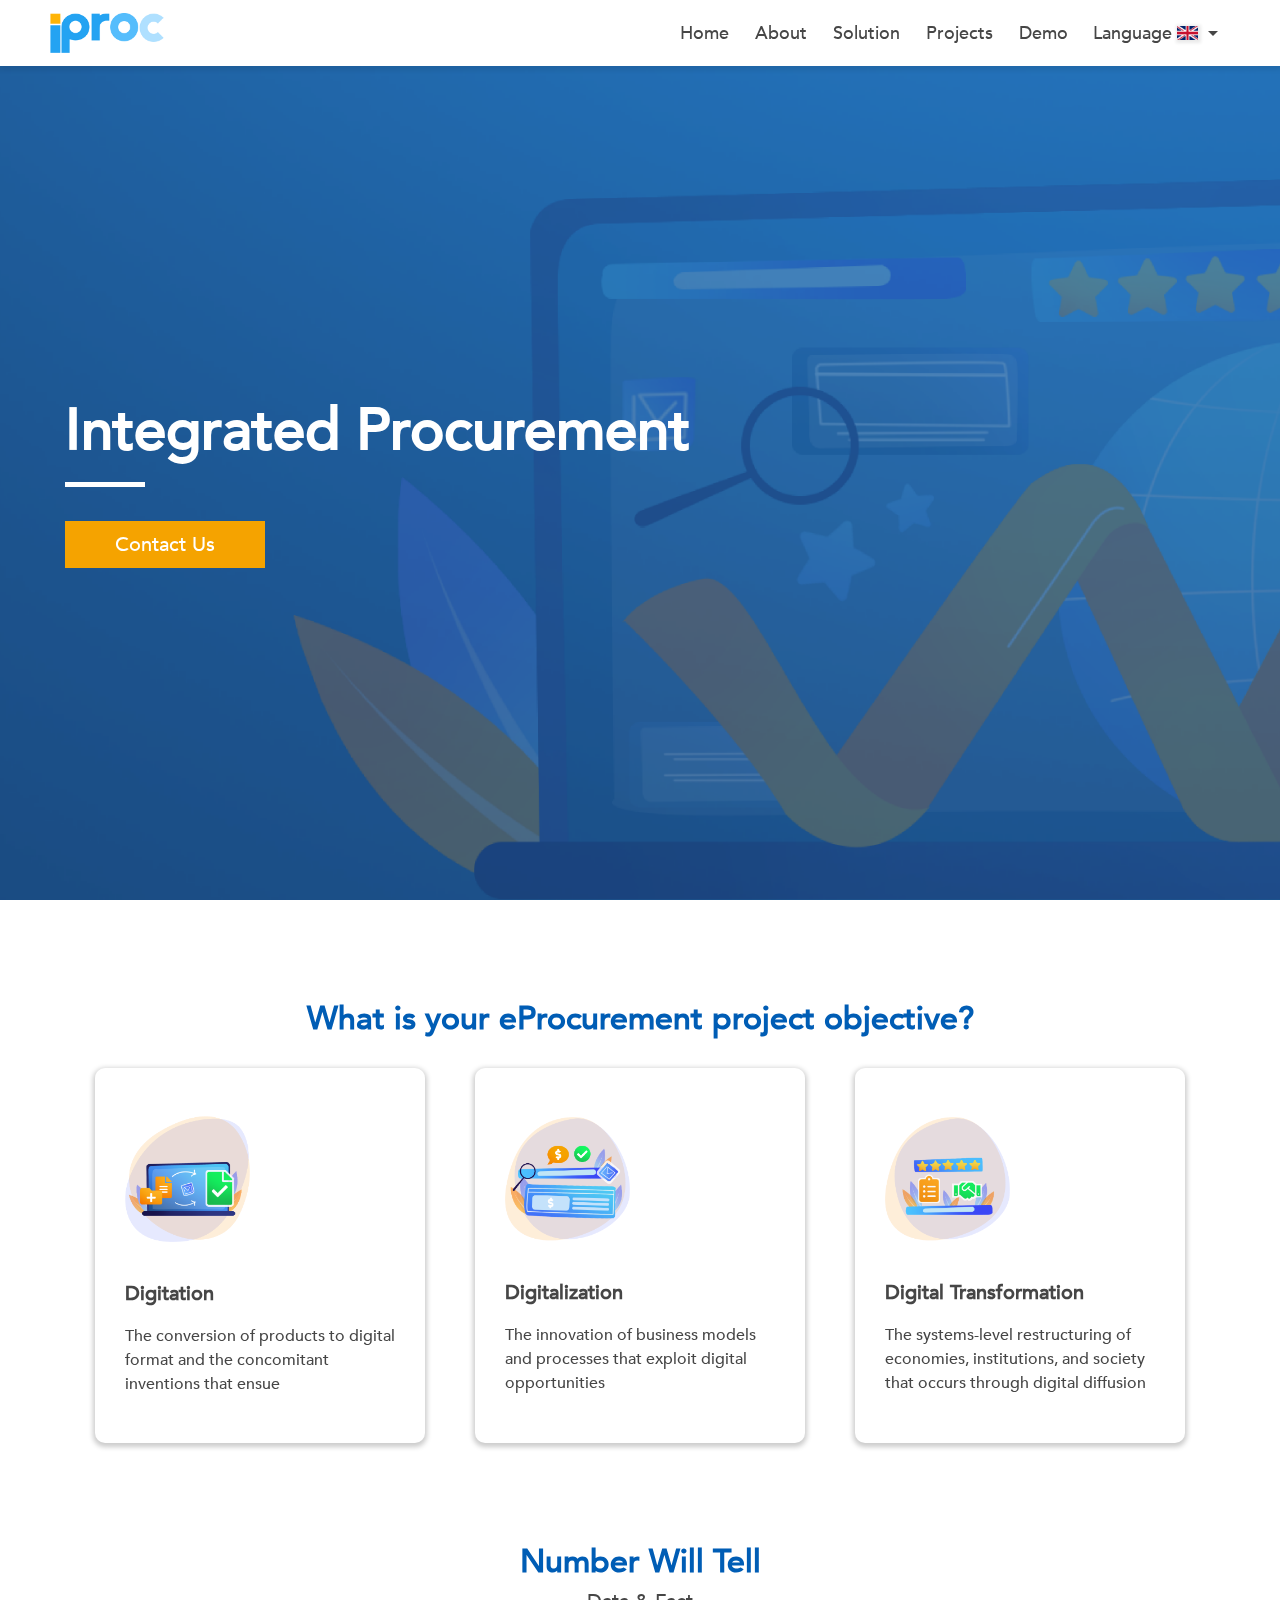
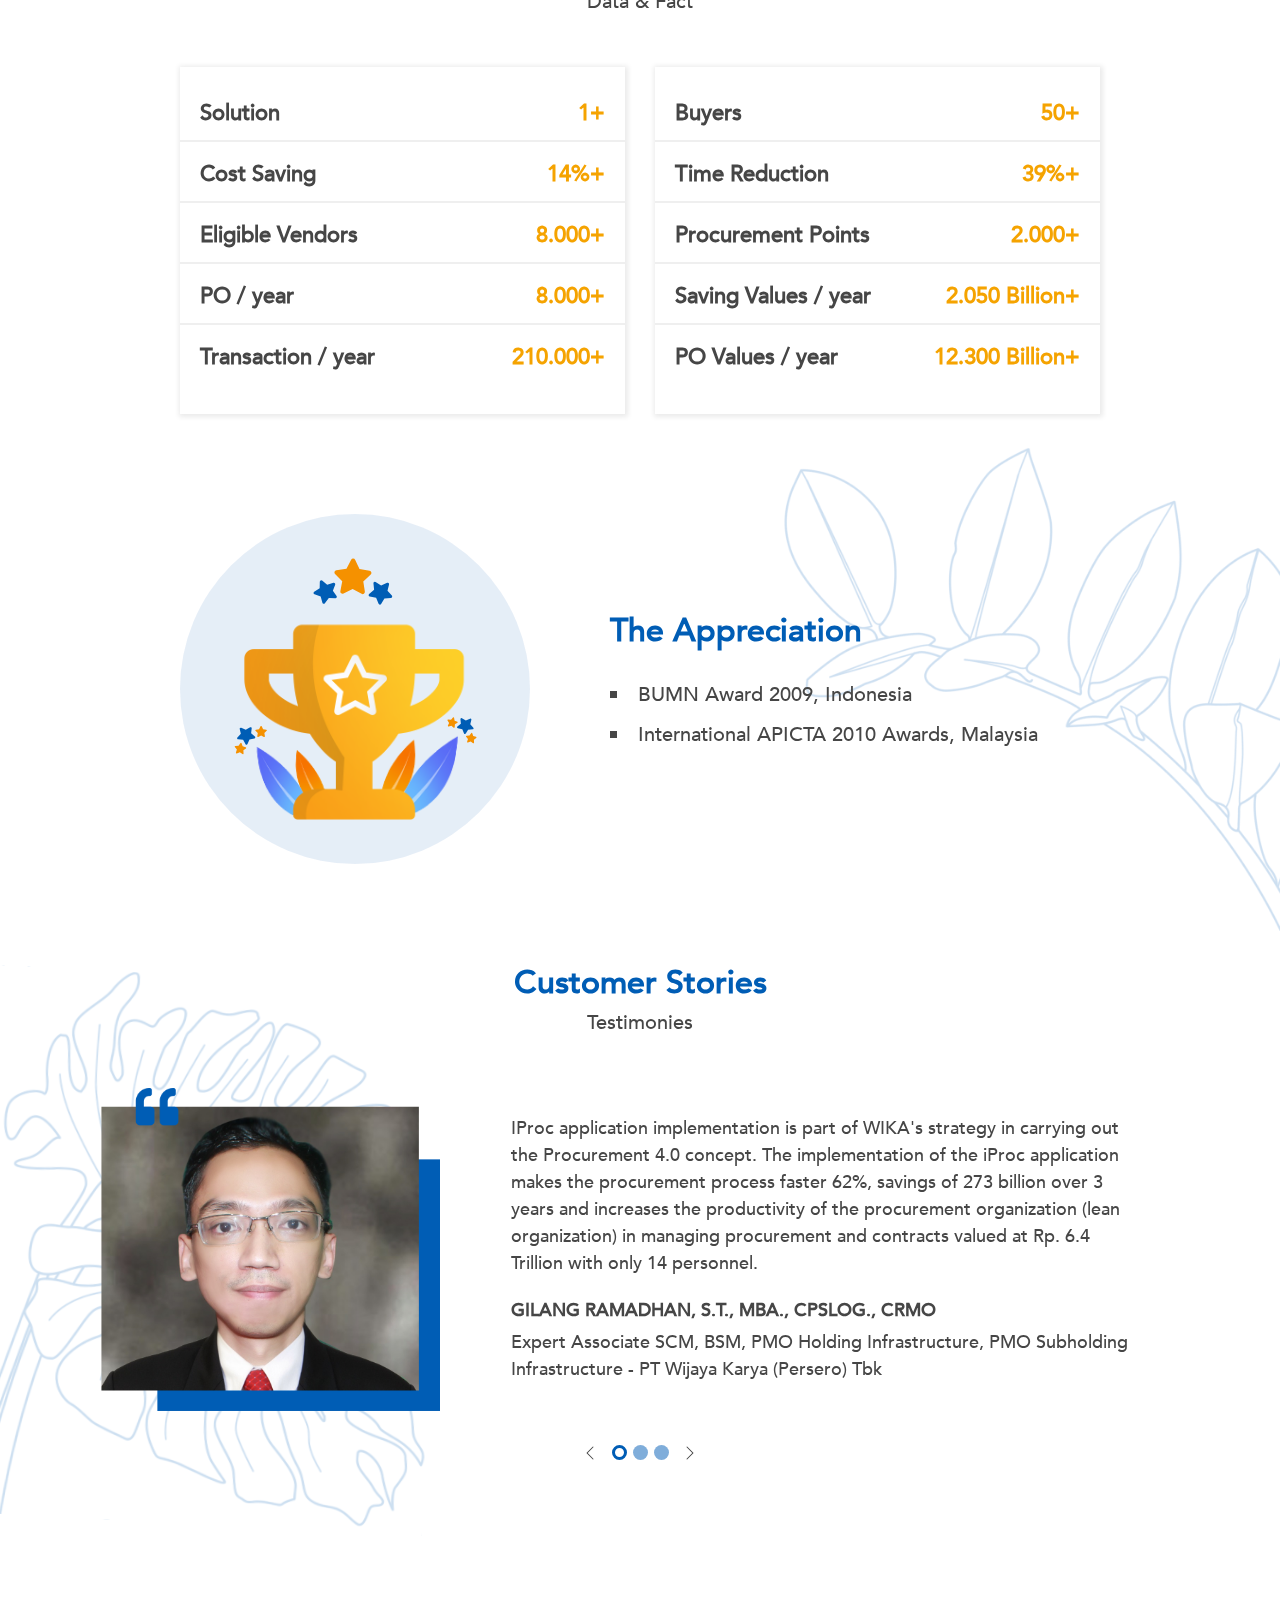
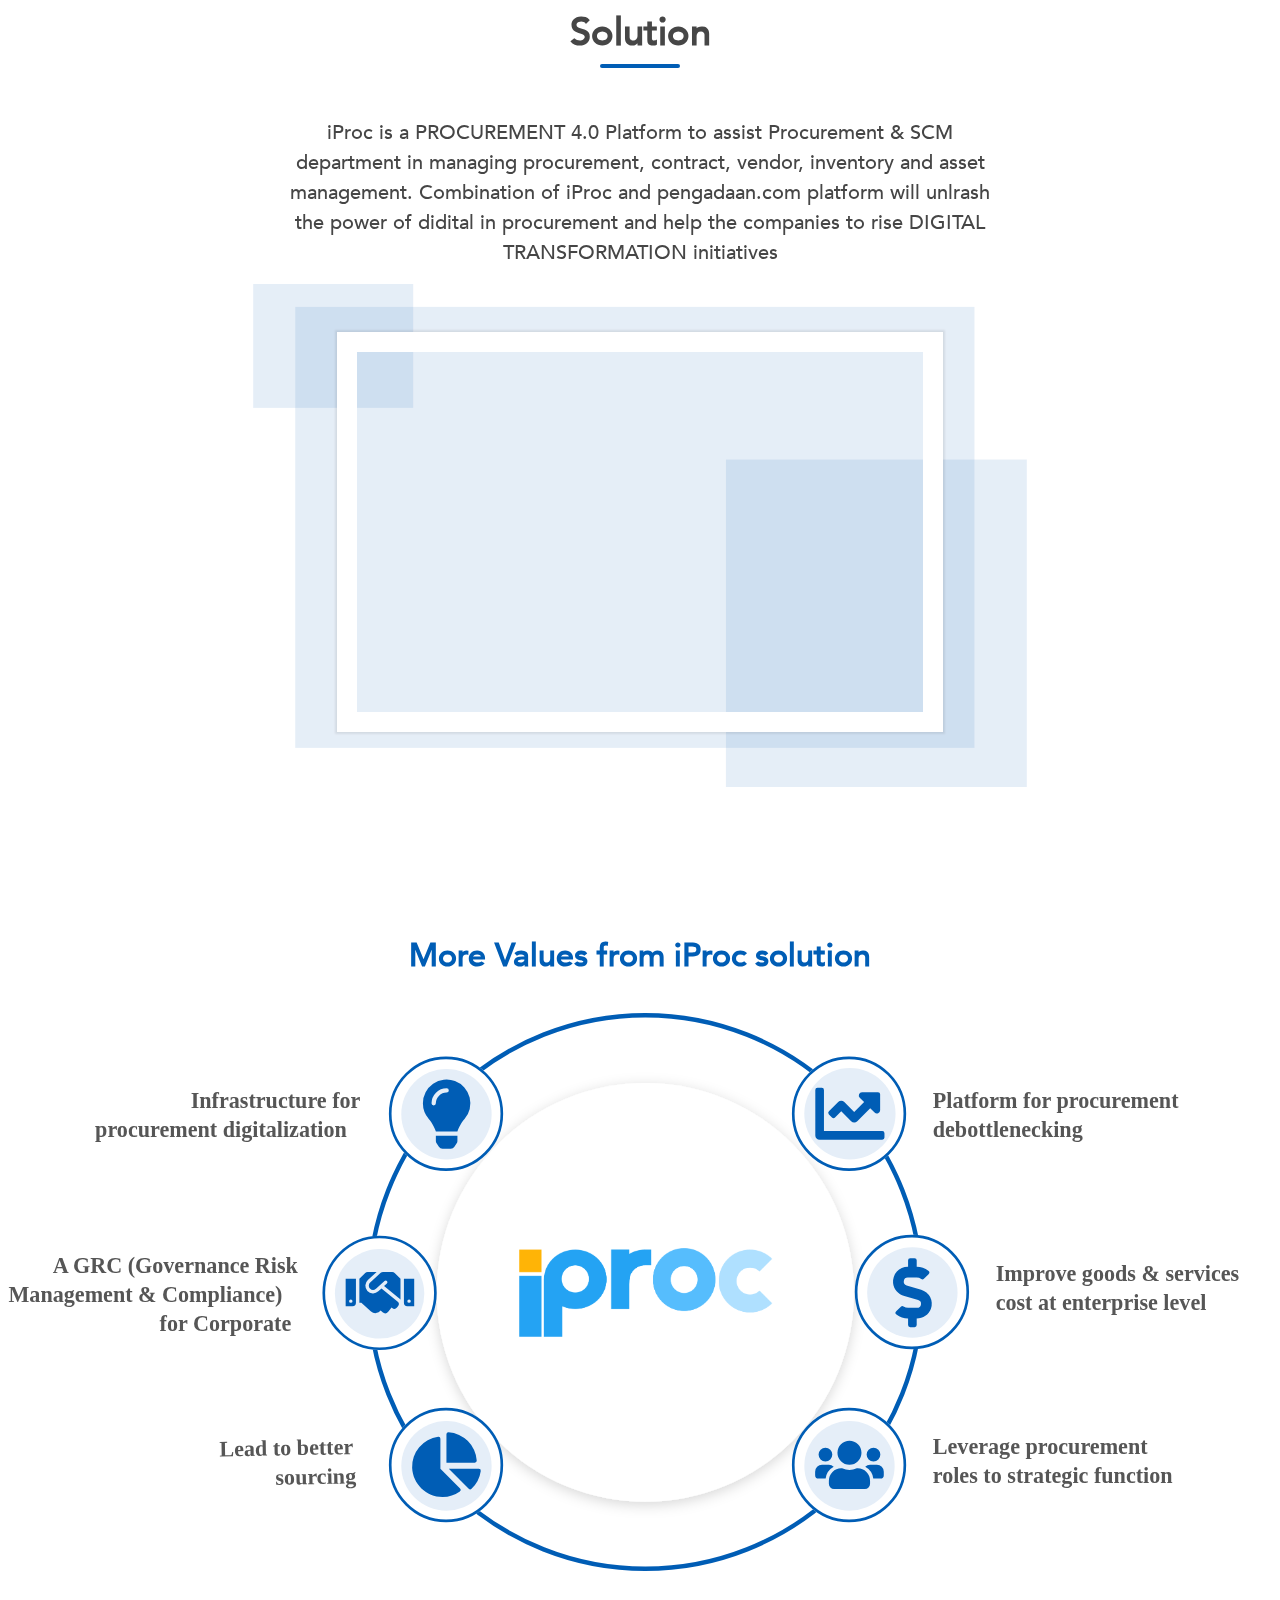
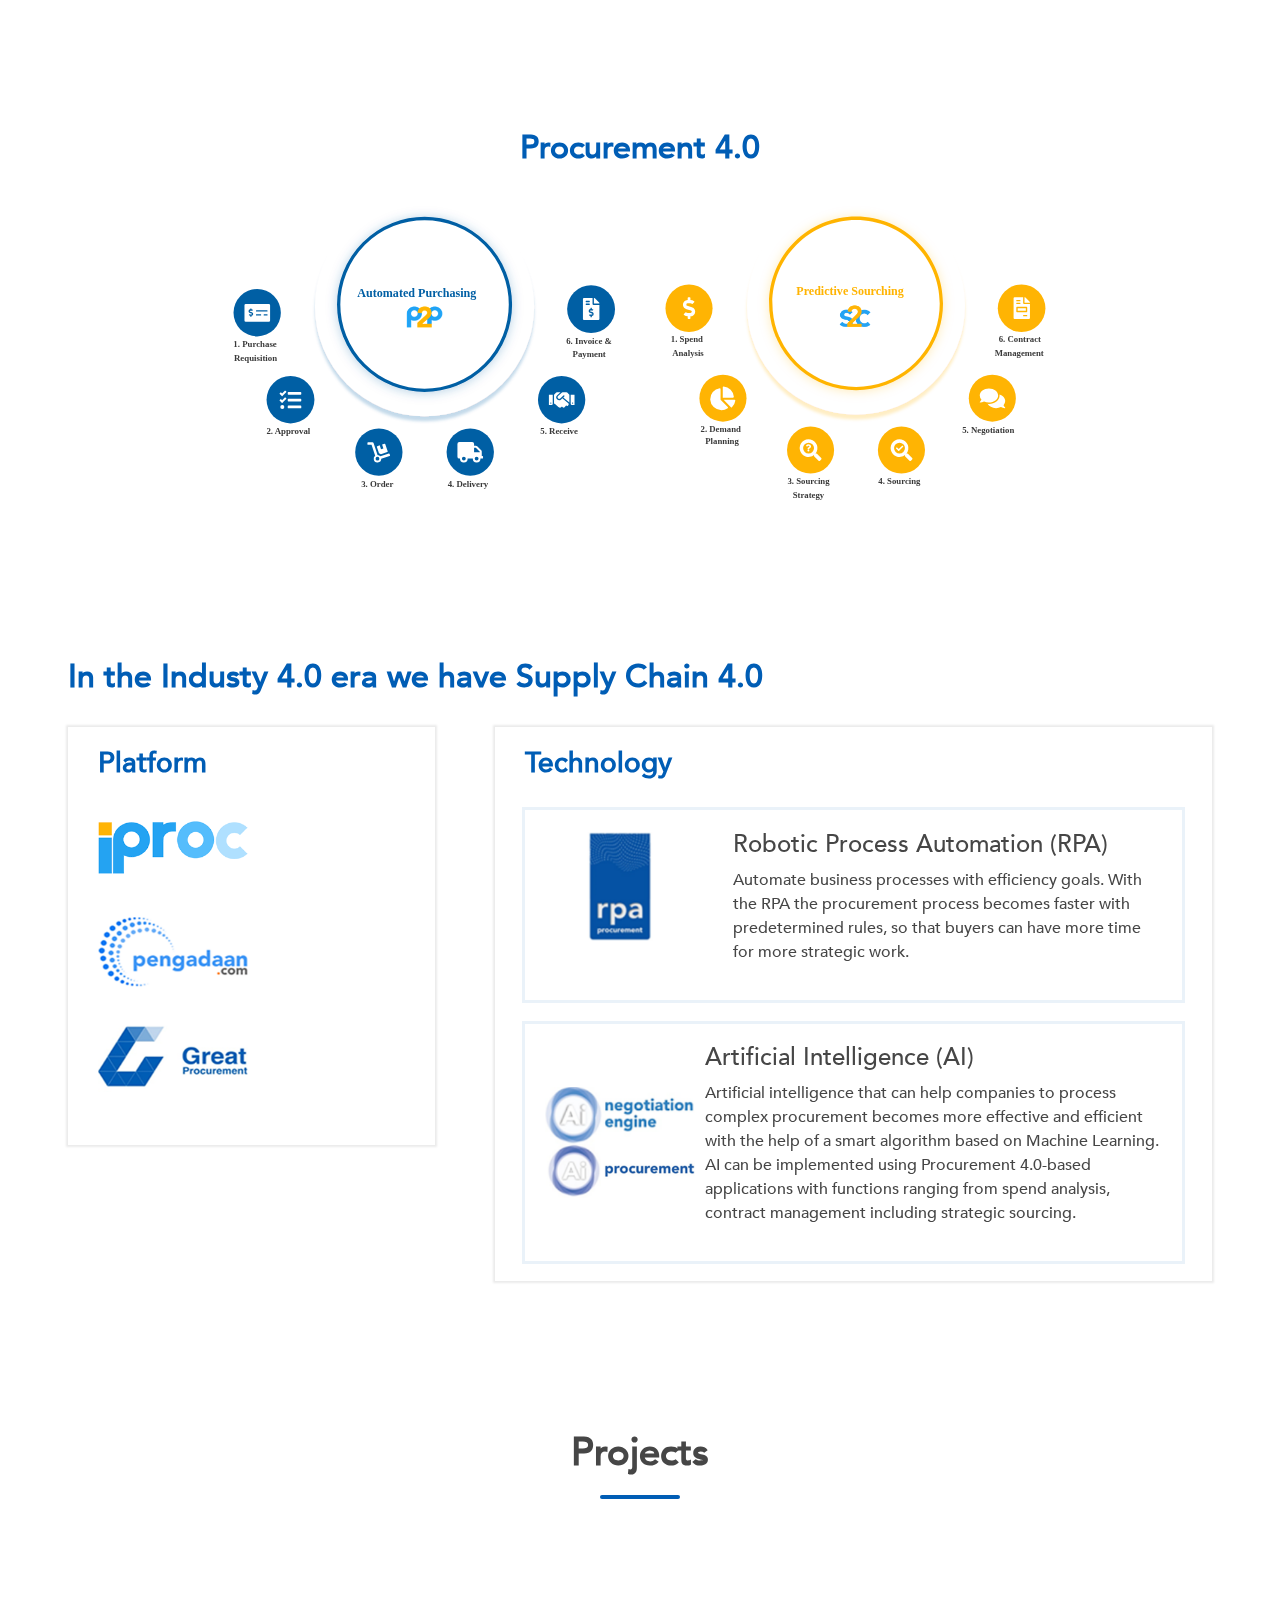
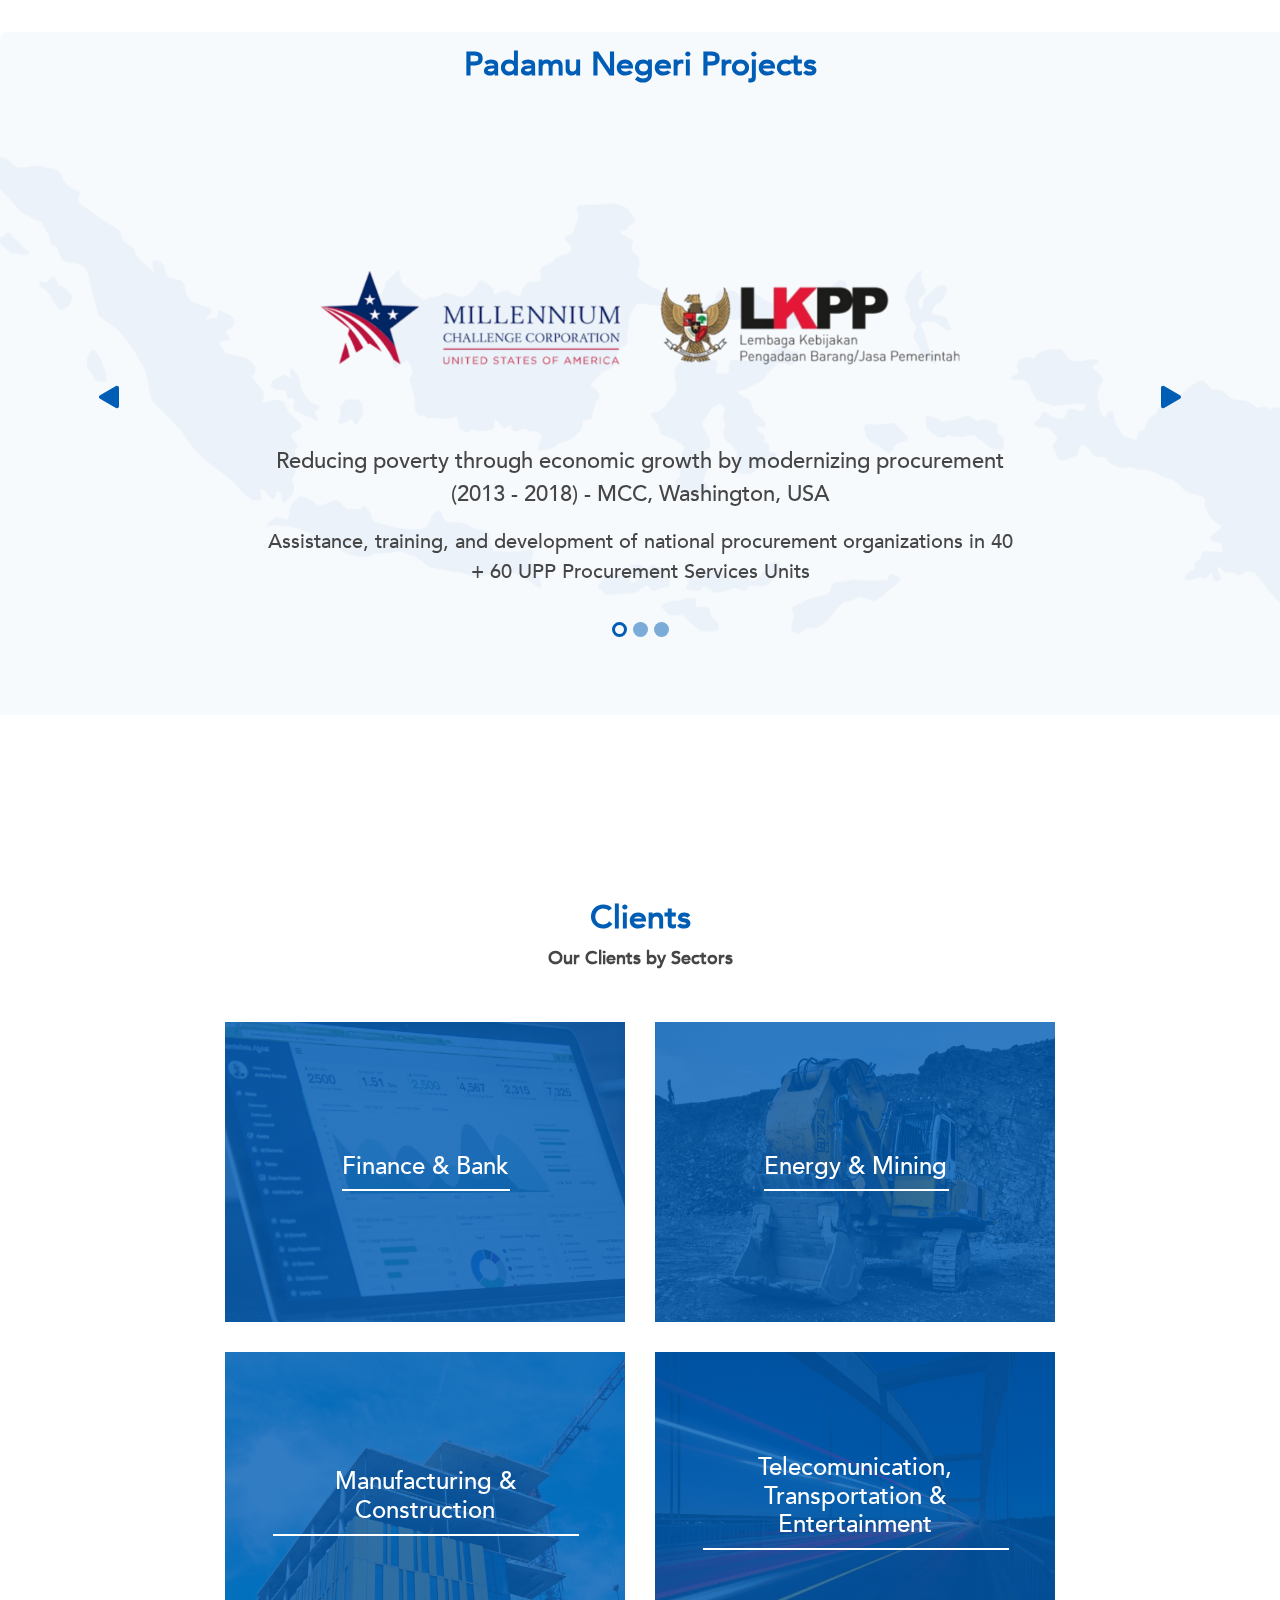
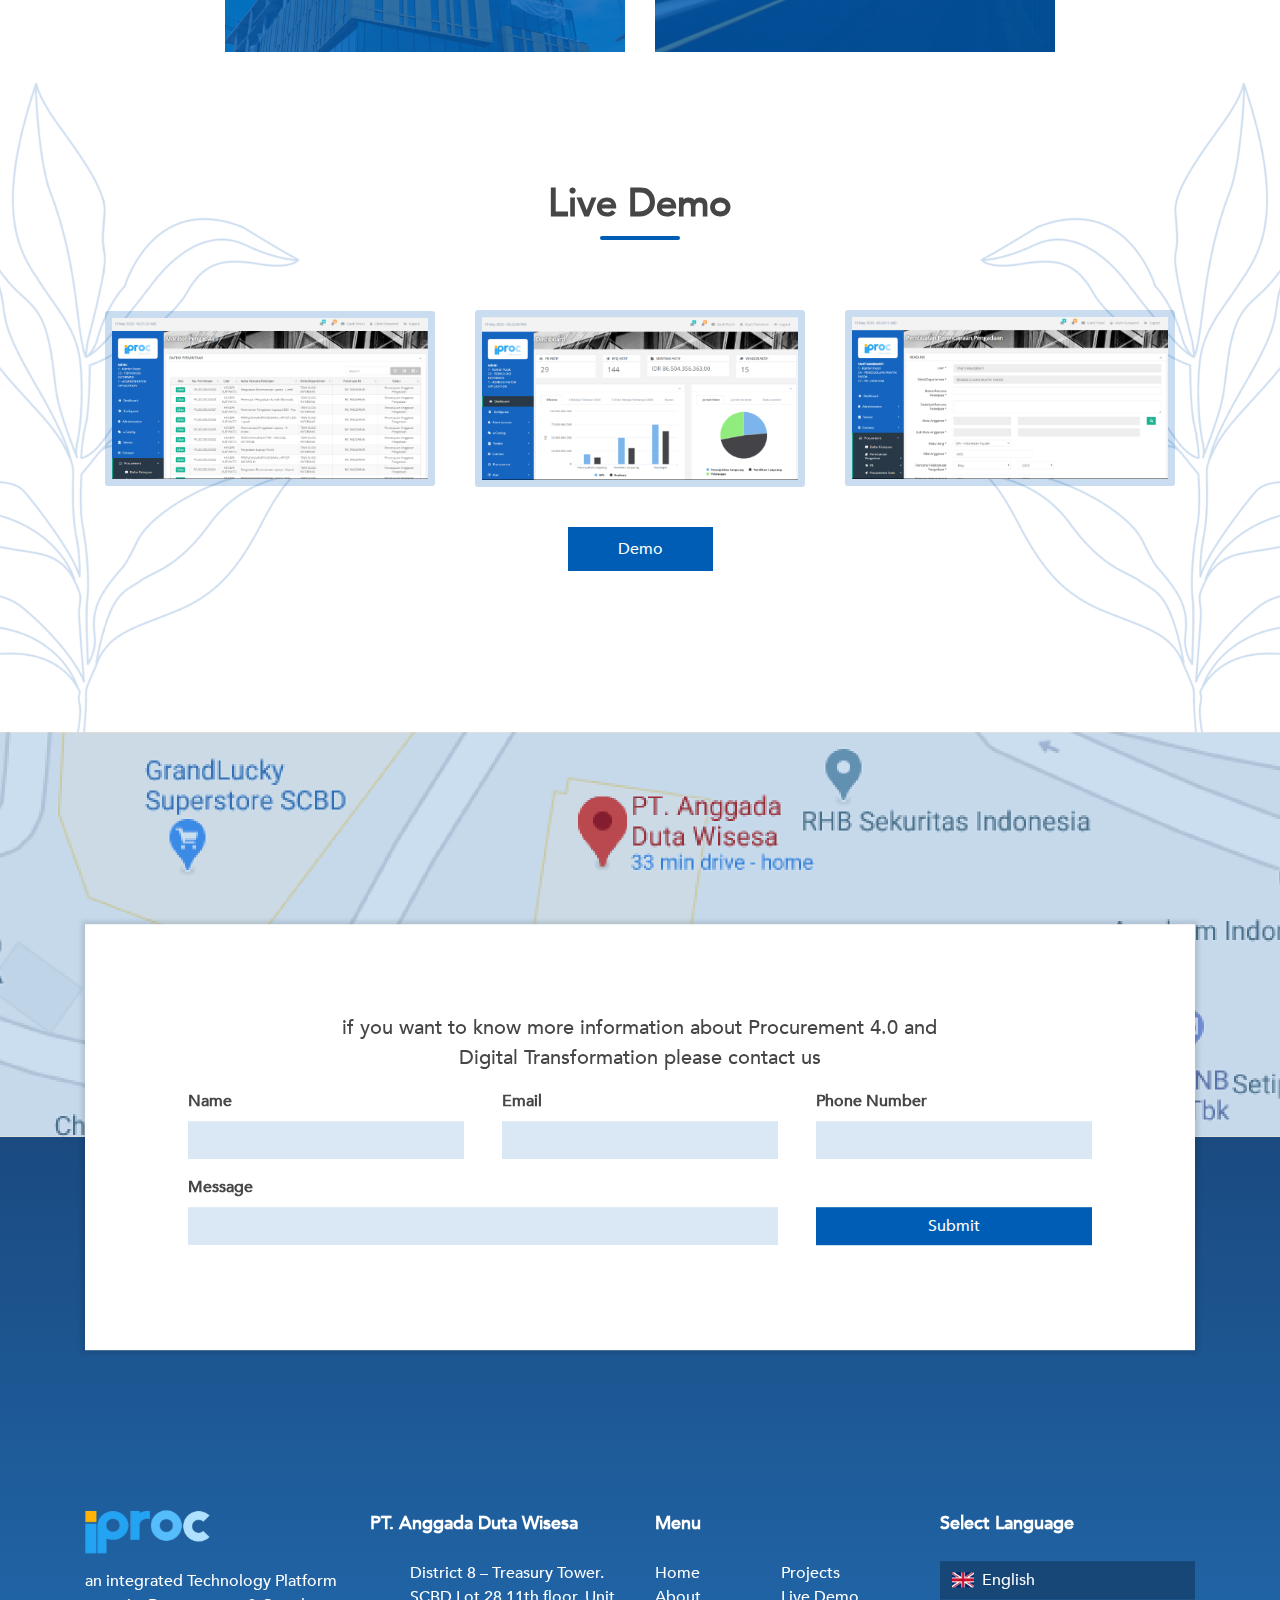
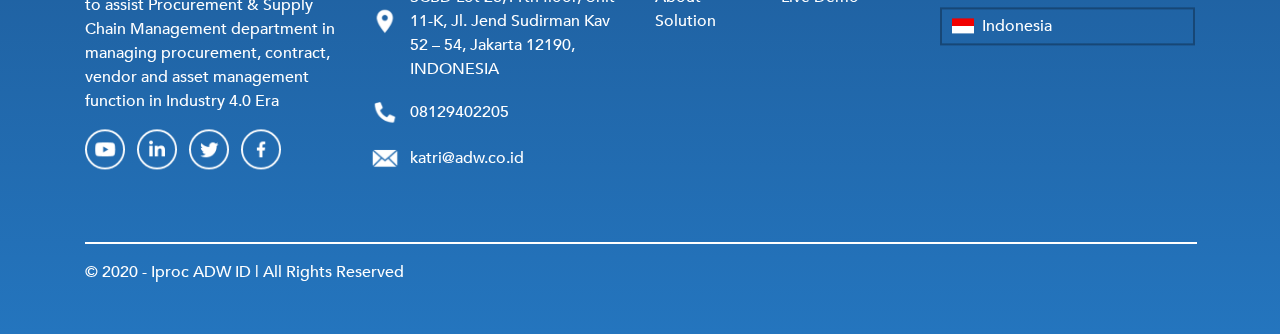
<file: index.html>
<!DOCTYPE html>
<html lang="en">

<head>
    <meta charset="UTF-8">
    <meta name="viewport" content="width=device-width, initial-scale=1.0">
    <title>iProc</title>
    <link rel="shortcut icon" href="img/iproc-icon.png" type="image/x-icon">
    <link rel="stylesheet" href="css/bootstrap.css">
    <link rel="stylesheet" href="css/style.css">
    <link href="https://fonts.googleapis.com/css2?family=Open+Sans:wght@300;400;600;700;800&display=swap"
        rel="stylesheet">
</head>

<body>

    <nav class="navbar navbar-expand-lg navbar-light">
        <a class="navbar-brand" href="#">
            <img src="img/iproc-clean.png" alt="Logo Iproc" width="150">
        </a>
        <div class="d-flex">
            <div class="dropdown language-small">
                <button class="btn dropdown-toggle" type="button" id="dropdownMenuButtonSmall" data-toggle="dropdown"
                    aria-haspopup="true" aria-expanded="false">
                    <img src="img/english.png" alt="english">
                </button>
                <div class="dropdown-menu dropdown-menu-right" aria-labelledby="dropdownMenuButtonSmall">
                    <a class="dropdown-item" href="index-id.html">
                        <img src="img/indonesia.png" alt="indonesia">
                        Indonesia
                    </a>
                </div>
            </div>
            <button class="navbar-toggler" type="button" data-toggle="collapse" data-target="#navbarTogglerDemo02"
                aria-controls="navbarTogglerDemo02" aria-expanded="false" aria-label="Toggle navigation">
                <span class="navbar-toggler-icon"></span>
            </button>
        </div>

        <div class="collapse navbar-collapse justify-content-end" id="navbarTogglerDemo02">
            <ul class="navbar-nav">
                <li class="nav-item">
                    <a class="nav-link" href="#home">Home</a>
                </li>
                <li class="nav-item">
                    <a class="nav-link" href="#about">About</a>
                </li>
                <li class="nav-item">
                    <a class="nav-link" href="#solution">Solution</a>
                </li>
                <li class="nav-item">
                    <a class="nav-link" href="#pn-project">Projects</a>
                </li>
                <li class="nav-item">
                    <a class="nav-link" href="#demo">Demo</a>
                </li>
            </ul>
            <div class="dropdown language">
                <button class="btn dropdown-toggle" type="button" id="dropdownMenuButton" data-toggle="dropdown"
                    aria-haspopup="true" aria-expanded="false">
                    Language <img src="img/english.png" alt="">
                </button>
                <div class="dropdown-menu dropdown-menu-right" aria-labelledby="dropdownMenuButton">
                    <a class="dropdown-item" href="index-id.html">
                        <img src="img/indonesia.png" alt="indonesia">
                        Indonesia
                    </a>
                </div>
            </div>
        </div>
    </nav>

    <main>
        <section id="home" class="d-flex align-items-center">
            <div class="container-fluid">
                <div class="row">
                    <div class="col-sm-12">
                        <article>
                            <h1>Integrated Procurement</h1>
                            <hr class="short">
                            <!-- <p>
                                An Intergrated Technology Platform to assist Procurement & Supply Chain Management
                                department in managing procurement, contract, vendor and asset management function in
                                industry 4.0 Era.
                            </p> -->
                            <br>
                            <a href="#contact" class="contact-link">Contact Us</a>
                        </article>
                    </div>
                </div>
            </div>
        </section>

        <section id="about" class="d-flex flex-column align-items-center justify-content-center">

            <div class="container">
                <!-- <div class="row">
                    <div class="col-sm-12 text-center">
                        <div class="d-flex flex-column align-items-center">
                            <h1 class="menu-title">About iProc</h1>
                            <hr class="rounded">
                        </div>
                    </div>
                </div> -->

                <div class="row">
                    <div class="col-sm-12">
                        <h2 class="text-center">What is your eProcurement project objective?</h2>
                    </div>
                </div>
                <div class="row objective">
                    <div class="col-md-6 col-lg-4">
                        <div class="objective-item d-flex flex-column justify-content-center">
                            <img src="img/objective/1.png" alt="objective1">
                            <h3>Digitation</h3>
                            <p>The conversion of products
                                to digital format and the
                                concomitant inventions that
                                ensue </p>
                        </div>
                    </div>
                    <div class="col-md-6 col-lg-4">
                        <div class="objective-item d-flex flex-column justify-content-center">
                            <img src="img/objective/2.png" alt="objective2">
                            <h3>Digitalization</h3>
                            <p>The innovation of business models and processes that exploit
                                digital
                                opportunities </p>
                        </div>
                    </div>
                    <div class="col-md-6 col-lg-4">
                        <div class="objective-item d-flex flex-column justify-content-center">
                            <img src="img/objective/3.png" alt="objective3">
                            <h3>Digital Transformation</h3>
                            <p>The systems-level restructuring of economies, institutions, and
                                society that occurs
                                through digital diffusion </p>
                        </div>
                    </div>
                </div>

                <div class="row data-facts">
                    <div class="container">
                        <div class="row">
                            <div
                                class="col-sm-12 data-facts-head d-fles flex-column align-items-center justify-content-center">
                                <h2 class="text-center">Number Will Tell</h2>
                                <span class="text-center">Data & Fact</span>
                            </div>
                        </div>
                        <div class="row data-wrapper">

                            <div class="col-lg-5 offset-lg-1">
                                <div class="data-group">
                                    <div class="data">
                                        <span>1+</span>
                                        <p>Solution</p>
                                    </div>
                                    <div class="data">
                                        <span>14%+</span>
                                        <p>Cost Saving</p>
                                    </div>
                                    <div class="data">
                                        <span>8.000+</span>
                                        <p>Eligible Vendors</p>
                                    </div>
                                    <div class="data">
                                        <span>8.000+</span>
                                        <p>PO / year</p>
                                    </div>
                                    <div class="data">
                                        <span>210.000+</span>
                                        <p>Transaction / year</p>
                                    </div>
                                </div>
                            </div>

                            <div class="col-lg-5">
                                <div class="data-group">
                                    <div class="data">
                                        <span>50+</span>
                                        <p>Buyers</p>
                                    </div>
                                    <div class="data">
                                        <span>39%+</span>
                                        <p>Time Reduction</p>
                                    </div>
                                    <div class="data">
                                        <span>2.000+</span>
                                        <p>Procurement Points</p>
                                    </div>
                                    <div class="data">
                                        <span class="text-center">2.050 Billion+</span>
                                        <p>Saving Values / year</p>
                                    </div>
                                    <div class="data">
                                        <span>12.300 Billion+</span>
                                        <p>PO Values / year</p>
                                    </div>
                                </div>
                            </div>
                        </div>
                    </div>
                </div>

                <div class="row align-items-center justify-content-center awards">
                    <div class="col-md-4 text-center d-flex justify-content-center">
                        <img class="award-graphic" src="img/award/1.svg" alt="award graphic">
                    </div>
                    <div class="col-md-6">
                        <article>
                            <h2>The Appreciation</h2>
                            <ul>
                                <li>BUMN Award 2009, Indonesia</li>
                                <li>International APICTA 2010 Awards, Malaysia</li>
                            </ul>
                        </article>
                    </div>
                    <img class="award-bg" src="img/award/award-bg.png" alt="award-bg">
                </div>

                <div class="row stories">
                    <div class="container">
                        <div class="row">
                            <div
                                class="col-sm-12 stories-head d-flex flex-column justify-content-center align-items-center">
                                <h2>Customer Stories</h2>
                                <span>Testimonies</span>
                            </div>
                        </div>
                        <div class="row">
                            <div class="col-sm-12">
                                <div id="slider-customer" class="carousel slide" data-ride="carousel">
                                    <div class="carousel-control">
                                        <a class="carousel-control-prev" href="#slider-customer" role="button"
                                            data-slide="prev">
                                            <svg width="1em" height="1em" viewBox="0 0 16 16" class="bi bi-chevron-left"
                                                fill="#464646" xmlns="http://www.w3.org/2000/svg">
                                                <path fill-rule="evenodd"
                                                    d="M11.354 1.646a.5.5 0 0 1 0 .708L5.707 8l5.647 5.646a.5.5 0 0 1-.708.708l-6-6a.5.5 0 0 1 0-.708l6-6a.5.5 0 0 1 .708 0z" />
                                            </svg>
                                            <span class="sr-only">Previous</span>
                                        </a>
                                        <ol class="carousel-indicators">
                                            <li data-target="#slider-customer" data-slide-to="0" class="active">
                                            </li>
                                            <li data-target="#slider-customer" data-slide-to="1">
                                            </li>
                                            <li data-target="#slider-customer" data-slide-to="2">
                                            </li>


                                        </ol>
                                        <a class="carousel-control-next" href="#slider-customer" role="button"
                                            data-slide="next">
                                            <svg width="1em" height="1em" viewBox="0 0 16 16"
                                                class="bi bi-chevron-right" fill="#464646"
                                                xmlns="http://www.w3.org/2000/svg">
                                                <path fill-rule="evenodd"
                                                    d="M4.646 1.646a.5.5 0 0 1 .708 0l6 6a.5.5 0 0 1 0 .708l-6 6a.5.5 0 0 1-.708-.708L10.293 8 4.646 2.354a.5.5 0 0 1 0-.708z" />
                                            </svg>
                                            <span class="sr-only">Next</span>
                                        </a>
                                    </div>

                                    <div class="carousel-inner">
                                        <div class="carousel-item active">
                                            <div class="container">
                                                <div class="row align-items-center">
                                                    <div class="col-lg-4 customer-img text-center">
                                                        <img src="img/testimonials/gilang.png" alt="Gilang">
                                                    </div>
                                                    <div class="col-lg-8 customer-text">
                                                        <p>IProc application implementation is part of WIKA's strategy
                                                            in carrying out the Procurement 4.0 concept. The
                                                            implementation of the iProc application makes the
                                                            procurement process faster 62%, savings of 273 billion over
                                                            3 years and increases the productivity of the procurement
                                                            organization (lean organization) in managing procurement and
                                                            contracts valued at Rp. 6.4 Trillion with only 14 personnel.
                                                        </p>
                                                        <span>GILANG RAMADHAN, S.T., MBA., CPSLOG., CRMO</span>
                                                        <p>Expert Associate SCM, BSM, PMO Holding Infrastructure, PMO
                                                            Subholding Infrastructure - PT Wijaya Karya (Persero) Tbk
                                                        </p>
                                                    </div>
                                                </div>
                                            </div>
                                        </div>
                                        <div class="carousel-item">
                                            <div class="container">
                                                <div class="row align-items-center">
                                                    <div class="col-lg-4 customer-img text-center">
                                                        <img src="img/testimonials/eddy.png" alt="Eddy">
                                                    </div>
                                                    <div class="col-lg-8 customer-text">
                                                        <p>The implementation of the iProc application in Ancol has been
                                                            transformed from simple basic features since 2014 gradually
                                                            being developed to an electronic contract.
                                                            During 2019 there were more than 2,000 procurement packages
                                                            and received efficiencies of more than 12%.
                                                        </p>
                                                        <span>Eddy Prastiyo</span>
                                                        <p>Vice President of Procurement - PT. Pembangunan Jaya Ancol
                                                            (Persero) Tbk
                                                        </p>
                                                    </div>
                                                </div>
                                            </div>
                                        </div>
                                        <div class="carousel-item">
                                            <div class="container">
                                                <div class="row align-items-center">
                                                    <div class="col-lg-4 customer-img text-center">
                                                        <img src="img/testimonials/jamil.png" alt="Jamil">
                                                    </div>
                                                    <div class="col-lg-8 customer-text">
                                                        <p>PT. Bukit Asam gets an efficiency of more than 700 billion
                                                            IDR only in the first year of the implementation of the
                                                            iProc application because of the transparency of procurement
                                                            information and makes it easier for vendors to follow the
                                                            procurement process at PT. Bukit Asam. IProc application at
                                                            PT. Semen Baturaja has been integrated with ERP (SAP) and
                                                            has a comprehensive vendor assessment feature.
                                                        </p>
                                                        <span>M. Jamil</span>
                                                        <p>Director of Commerce - PT. Bukit Asam (Persero) Tbk Director
                                                            of Finance - PT. Semen Baturaja (Persero) Tbk
                                                        </p>
                                                    </div>
                                                </div>
                                            </div>
                                        </div>
                                    </div>
                                </div>
                            </div>
                        </div>
                    </div>
                    <img class="stories-bg" src="img/testimonials/bg.svg" alt="bg">
                </div>
            </div>
        </section>

        <section id="solution">
            <div class="container-fluid">
                <div class="row solution-header flex-column align-items-center">
                    <div class="col-xl-7">
                        <div class="d-flex flex-column align-items-center">
                            <h1 class="menu-title">Solution</h1>
                            <hr class="rounded">
                        </div>
                        <div class="solution-desc text-center">
                            <p>iProc is a PROCUREMENT 4.0 Platform to assist Procurement & SCM department in managing
                                procurement, contract, vendor, inventory and asset management. Combination of iProc and
                                pengadaan.com platform will unlrash the power of didital in procurement and help the
                                companies to rise DIGITAL TRANSFORMATION initiatives</p>
                        </div>
                    </div>
                    <div class="col-xl-8 text-center p-5 video">
                        <iframe src="https://www.youtube.com/embed/ugrnTcuBVZg"
                            allow="accelerometer; autoplay; encrypted-media; gyroscope; picture-in-picture"
                            allowfullscreen></iframe>
                        <!-- <img class="video-bg" src="img/solution/video-bg.png" alt="video-bg"> -->
                    </div>
                </div>
                <div class="row values flex-column align-items-center">
                    <div class="text-center">
                        <h2>
                            More Values from iProc solution
                        </h2>
                    </div>
                    <div class="p-2">
                        <img class="values-diagram" src="img/solution/values-en.svg" alt="values-diagram">
                    </div>
                </div>
                <div class="row procurement">
                    <div class="col-sm-12 text-center">
                        <h2>Procurement 4.0</h2>
                    </div>
                    <div class="col-lg-4 text-center offset-lg-2 pr20">
                        <img src="img/solution/solution-circle-blue-eng.svg" alt="p2p-diagram">
                    </div>
                    <div class="col-lg-4 text-center pl20">
                        <img src="img/solution/solution-circle-orange-eng.svg" alt="s2c-diagram">
                    </div>
                </div>
                <div class="row industry justify-content-center">
                    <div class="col-lg-11">
                        <h2>In the Industy 4.0 era we have Supply Chain 4.0</h2>
                    </div>
                    <div class="col-lg-4 ">
                        <div class="platform">
                            <h3>Platform</h3>
                            <div>
                                <img src="img/solution/iproc.png" alt="iproc">
                                <img src="img/solution/pdc.png" alt="pdc">
                                <img src="img/solution/gpc.png" alt="gpc">
                            </div>
                        </div>
                    </div>
                    <div class="col-lg-7">
                        <div class="techno">
                            <h3>Technology</h3>
                            <div class="rpa mb-4">
                                <div class="rpa-img">
                                    <img src="img/solution/rpa.png" alt="">
                                </div>
                                <div class="techno-desc">
                                    <h4>Robotic Process Automation (RPA)</h4>
                                    <p>Automate business processes with efficiency goals. With the RPA the procurement
                                        process becomes faster with predetermined rules, so that buyers can have more
                                        time for more strategic work.</p>
                                </div>
                            </div>
                            <div class="ai">
                                <div class="ai-imgs">
                                    <img src="img/solution/ai-1.svg" alt="">
                                    <img src="img/solution/ai-2.svg" alt="">
                                </div>
                                <div class="techno-desc">
                                    <h4>Artificial Intelligence (AI)</h4>
                                    <p>Artificial intelligence that can help companies to process complex procurement
                                        becomes more effective and efficient with the help of a smart algorithm based on
                                        Machine Learning. AI can be implemented using Procurement 4.0-based applications
                                        with functions ranging from spend analysis, contract management including
                                        strategic sourcing.</p>
                                </div>
                            </div>
                        </div>
                    </div>
                </div>
            </div>
        </section>

        <section id="pn-project">
            <div class="container-fluid">
                <div class="row">
                    <div class="col-sm-12 text-center">
                        <div style="display: inline-block;" class="d-flex flex-column align-items-center">
                            <h1 class="menu-title">Projects</h1>
                            <hr class="rounded">
                        </div>
                    </div>
                </div>
                <div class="row projects">
                    <div class="col-sm-12 text-center d-flex align-items-center justify-content-center">
                        <h2>Padamu Negeri Projects</h2>
                    </div>
                    <div class="col-sm-12">
                        <div id="project-slide" class="carousel slide" data-ride="carousel">

                            <!-- Indicators -->
                            <ul class="carousel-indicators">
                                <li data-target="#project-slide" data-slide-to="0" class="active"></li>
                                <li data-target="#project-slide" data-slide-to="1"></li>
                                <li data-target="#project-slide" data-slide-to="2"></li>
                            </ul>

                            <!-- The slideshow -->
                            <div class="carousel-inner">
                                <div class="container-fluid carousel-item active">
                                    <div class="sponsor row justify-content-center align-items-center">

                                        <img src="img/pn-project/millenium-logo.png" alt="Millenium Logo">


                                        <img src="img/pn-project/lkpp-logo.png" alt="LKPP Logo">

                                    </div>
                                    <div class="row">
                                        <div
                                            class="pn-desc col-sm-12 d-flex flex-column align-items-center justify-content-center ">
                                            <p>Reducing poverty through economic growth by modernizing procurement
                                                (2013 - 2018) - MCC, Washington, USA</p>
                                            <p>Assistance, training, and development of national procurement
                                                organizations in 40 + 60 UPP
                                                Procurement Services Units</p>
                                        </div>
                                    </div>
                                </div>
                                <div class="container-fluid carousel-item">
                                    <div class="sponsor row justify-content-center align-items-center">

                                        <img src="img/pn-project/triple-logo.png" alt="Logo">


                                        <img src="img/pn-project/lkpp-logo.png" alt="LKPP Logo">

                                    </div>
                                    <div class="row">
                                        <div
                                            class="pn-desc col-sm-12 d-flex flex-column align-items-center justify-content-center">
                                            <p>Information System for Emergency Medical Device Procurement in order to
                                                handiling COVID - 19 (SIRAT)</p>
                                            <p>IAPI, Task Force to accelerate the handling of Covid-19 BNPB and LKPP</p>
                                        </div>
                                    </div>
                                </div>
                                <div class="container-fluid carousel-item">
                                    <div class="sponsor row justify-content-center align-items-center">

                                        <img src="img/pn-project/smkkmigas-logo.png" alt="skkmigas">

                                    </div>
                                    <div class="row">
                                        <div
                                            class="pn-desc col-sm-12 d-flex flex-column align-items-center justify-content-center">
                                            <p>Development and Management CIVD (Centralize Integrated Vendor Database)
                                                in 2020 - 2026
                                            </p>
                                            <p>CIVD is vendor network platform for 50 MIGAS company in Indonesia which
                                                has 20.000 vendors and supervised by SKK MIGAS
                                            </p>
                                        </div>
                                    </div>
                                </div>
                            </div>

                            <!-- Left and right controls -->
                            <a class="carousel-control-prev" href="#project-slide" data-slide="prev">
                                <svg width="40px" height="40px" viewBox="0 0 16 16" class="bi bi-play-fill rotate"
                                    fill="#005db5" xmlns="http://www.w3.org/2000/svg">
                                    <path
                                        d="M11.596 8.697l-6.363 3.692c-.54.313-1.233-.066-1.233-.697V4.308c0-.63.692-1.01 1.233-.696l6.363 3.692a.802.802 0 0 1 0 1.393z" />
                                </svg>
                            </a>
                            <a class="carousel-control-next" href="#project-slide" data-slide="next">
                                <svg width="40px" height="40px" viewBox="0 0 16 16" class="bi bi-play-fill "
                                    fill="#005db5" xmlns="http://www.w3.org/2000/svg">
                                    <path
                                        d="M11.596 8.697l-6.363 3.692c-.54.313-1.233-.066-1.233-.697V4.308c0-.63.692-1.01 1.233-.696l6.363 3.692a.802.802 0 0 1 0 1.393z" />
                                </svg>
                            </a>
                        </div>
                    </div>
                </div>
            </div>
        </section>

        <section id="clients">
            <div class="container">
                <div class="row clients-header">
                    <div class="col-sm-12 text-center">
                        <div class="d-flex flex-column align-items-center">
                            <h2>Clients</h2>
                            <span>Our Clients by Sectors</span>
                        </div>
                    </div>
                </div>
                <div class="row">
                    <div class="col-md-6 d-flex justify-content-end">
                        <div class="clients-card">
                            <div class="clients-card-inner">
                                <div id="finance" class="card-front d-flex justify-content-center align-items-center">
                                    <div class="d-flex flex-column m-5">
                                        <h3 class="text-center">Finance & Bank</h3>
                                        <hr>
                                    </div>
                                </div>
                                <div class="card-back">
                                    <div class="d-flex flex-column justify-content-center align-items-center m-5">
                                        <h3 class="text-center">Finance & Bank</h3>
                                        <hr>
                                        <div
                                            class="client-logo d-flex flex-wrap justify-content-center align-items-center">
                                            <img src="img/client/iproc-client-vector/keuangan dan bank/1.jpg" alt="">
                                            <img src="img/client/iproc-client-vector/keuangan dan bank/2.jpg" alt="">
                                            <img src="img/client/iproc-client-vector/keuangan dan bank/3.jpg" alt="">
                                            <img src="img/client/iproc-client-vector/keuangan dan bank/4.jpg" alt="">
                                            <img src="img/client/iproc-client-vector/keuangan dan bank/5.jpg" alt="">
                                            <img src="img/client/iproc-client-vector/keuangan dan bank/6.jpg" alt="">
                                            <img src="img/client/iproc-client-vector/keuangan dan bank/7.jpg" alt="">
                                        </div>
                                    </div>
                                </div>
                            </div>
                        </div>
                    </div>
                    <div class="col-md-6 d-flex">
                        <div class="clients-card">
                            <div class="clients-card-inner">
                                <div id="mining" class="card-front d-flex justify-content-center align-items-center">
                                    <div class="d-flex flex-column m-5">
                                        <h3 class="text-center">Energy & Mining</h3>
                                        <hr>
                                    </div>
                                </div>
                                <div class="card-back mining">
                                    <div class="d-flex flex-column justify-content-center align-items-center m-5">
                                        <h3 class="text-center">Energy & Mining</h3>
                                        <hr>
                                        <div
                                            class="client-logo d-flex flex-wrap justify-content-center align-items-center">
                                            <img width="20px"
                                                src="img/client/iproc-client-vector/energi dan pertambangan/1.jpg"
                                                alt="">
                                            <img width="20px"
                                                src="img/client/iproc-client-vector/energi dan pertambangan/2.jpg"
                                                alt="">
                                            <img width="20px"
                                                src="img/client/iproc-client-vector/energi dan pertambangan/3.jpg"
                                                alt="">
                                            <img width="20px"
                                                src="img/client/iproc-client-vector/energi dan pertambangan/4.jpg"
                                                alt="">
                                            <img width="20px"
                                                src="img/client/iproc-client-vector/energi dan pertambangan/5.jpg"
                                                alt="">
                                            <img width="20px"
                                                src="img/client/iproc-client-vector/energi dan pertambangan/6.jpg"
                                                alt="">
                                            <img width="20px"
                                                src="img/client/iproc-client-vector/energi dan pertambangan/7.jpg"
                                                alt="">
                                            <img width="20px"
                                                src="img/client/iproc-client-vector/energi dan pertambangan/8.jpg"
                                                alt="">
                                            <img width="20px"
                                                src="img/client/iproc-client-vector/energi dan pertambangan/9.jpg"
                                                alt="">
                                            <img width="20px"
                                                src="img/client/iproc-client-vector/energi dan pertambangan/10.jpg"
                                                alt="">
                                            <img width="20px"
                                                src="img/client/iproc-client-vector/energi dan pertambangan/11.jpg"
                                                alt="">
                                            <img width="20px"
                                                src="img/client/iproc-client-vector/energi dan pertambangan/12.jpg"
                                                alt="">
                                            <img width="20px"
                                                src="img/client/iproc-client-vector/energi dan pertambangan/13.jpg"
                                                alt="">
                                            <img width="20px"
                                                src="img/client/iproc-client-vector/energi dan pertambangan/14.jpg"
                                                alt="">
                                            <img width="20px"
                                                src="img/client/iproc-client-vector/energi dan pertambangan/15.jpg"
                                                alt="">
                                            <img width="20px"
                                                src="img/client/iproc-client-vector/energi dan pertambangan/16.jpg"
                                                alt="">
                                        </div>
                                    </div>
                                </div>
                            </div>
                        </div>
                    </div>
                    <div class="col-md-6 d-flex justify-content-end">
                        <div class="clients-card">
                            <div class="clients-card-inner">
                                <div id="construction"
                                    class="card-front d-flex justify-content-center align-items-center">
                                    <div class="d-flex flex-column m-5">
                                        <h3 class="text-center">Manufacturing & Construction</h3>
                                        <hr>
                                    </div>
                                </div>
                                <div class="card-back">
                                    <div class="d-flex flex-column m-5">
                                        <h3 class="text-center">Manufacturing & Construction</h3>
                                        <hr>
                                        <div
                                            class="client-logo d-flex flex-wrap justify-content-center align-items-center mt-3">
                                            <img src="img/client/iproc-client-vector/manufaktur dan konstruksi/14.jpg"
                                                alt="">
                                            <img src="img/client/iproc-client-vector/manufaktur dan konstruksi/15.jpg"
                                                alt="">
                                            <img src="img/client/iproc-client-vector/manufaktur dan konstruksi/16.jpg"
                                                alt="">
                                            <img src="img/client/iproc-client-vector/manufaktur dan konstruksi/17.jpg"
                                                alt="">
                                            <img src="img/client/iproc-client-vector/manufaktur dan konstruksi/18.jpg"
                                                alt="">
                                            <img src="img/client/iproc-client-vector/manufaktur dan konstruksi/19.jpg"
                                                alt="">
                                        </div>
                                    </div>
                                </div>
                            </div>
                        </div>
                    </div>
                    <div class="col-md-6 d-flex">
                        <div class="clients-card">
                            <div class="clients-card-inner">
                                <div id="transportation"
                                    class="card-front d-flex justify-content-center align-items-center">
                                    <div class="d-flex flex-column m-5">
                                        <h3 class="text-center">Telecomunication, Transportation & Entertainment</h3>
                                        <hr>
                                    </div>
                                </div>
                                <div class="card-back">
                                    <div class="d-flex flex-column m-5">
                                        <h3 class="text-center">Telecomunication, Transportation & Entertainment</h3>
                                        <hr>
                                        <div
                                            class="client-logo d-flex flex-wrap justify-content-center align-items-center">
                                            <img src="img/client/iproc-client-vector/telekomunikasi, transportasi, dan hiburan/20.jpg"
                                                alt="">
                                            <img src="img/client/iproc-client-vector/telekomunikasi, transportasi, dan hiburan/21.jpg"
                                                alt="">
                                            <img src="img/client/iproc-client-vector/telekomunikasi, transportasi, dan hiburan/22.jpg"
                                                alt="">
                                            <img src="img/client/iproc-client-vector/telekomunikasi, transportasi, dan hiburan/23.jpg"
                                                alt="">
                                            <img src="img/client/iproc-client-vector/telekomunikasi, transportasi, dan hiburan/24.jpg"
                                                alt="">
                                            <img src="img/client/iproc-client-vector/telekomunikasi, transportasi, dan hiburan/25.jpg"
                                                alt="">
                                            <img src="img/client/iproc-client-vector/telekomunikasi, transportasi, dan hiburan/26.jpg"
                                                alt="">
                                        </div>
                                    </div>
                                </div>
                            </div>
                        </div>
                    </div>
                </div>
            </div>
        </section>




        <section id="demo">
            <div class="container">
                <div class="row">
                    <div class="col-sm-12 text-center">
                        <div class="d-flex flex-column align-items-center">
                            <h1 class="menu-title">Live Demo</h1>
                            <hr class="rounded">
                        </div>
                    </div>
                </div>
                <div class="row">
                    <div class="col-sm-12">
                        <div class="wrapper">
                            <div class="images">
                                <div class="small" data-for-image="1">
                                    <img src="img/demo/1.png" alt="demo-1">
                                </div>
                                <div class="small" data-for-image="2">
                                    <img src="img/demo/2.png" alt="demo-2">
                                </div>
                                <div class="small" data-for-image="3">
                                    <img src="img/demo/3.png" alt="demo-3">
                                </div>
                            </div>
                            <div>
                                <div class="image__full">
                                    <div class="image" data-image="1">
                                        <svg width=".7em" height=".7em" viewBox="0 0 16 16"
                                            class="bi bi-x-circle-fill close" fill="#fff"
                                            xmlns="http://www.w3.org/2000/svg">
                                            <path fill-rule="evenodd"
                                                d="M16 8A8 8 0 1 1 0 8a8 8 0 0 1 16 0zm-4.146-3.146a.5.5 0 0 0-.708-.708L8 7.293 4.854 4.146a.5.5 0 1 0-.708.708L7.293 8l-3.147 3.146a.5.5 0 0 0 .708.708L8 8.707l3.146 3.147a.5.5 0 0 0 .708-.708L8.707 8l3.147-3.146z" />
                                        </svg>
                                        <img src="img/demo/1.png" alt="demo-1-full">
                                    </div>
                                    <div class="image" data-image="2">
                                        <svg width=".7em" height=".7em" viewBox="0 0 16 16"
                                            class="bi bi-x-circle-fill close" fill="#fff"
                                            xmlns="http://www.w3.org/2000/svg">
                                            <path fill-rule="evenodd"
                                                d="M16 8A8 8 0 1 1 0 8a8 8 0 0 1 16 0zm-4.146-3.146a.5.5 0 0 0-.708-.708L8 7.293 4.854 4.146a.5.5 0 1 0-.708.708L7.293 8l-3.147 3.146a.5.5 0 0 0 .708.708L8 8.707l3.146 3.147a.5.5 0 0 0 .708-.708L8.707 8l3.147-3.146z" />
                                        </svg>
                                        <img src="img/demo/2.png" alt="demo-2-full">
                                    </div>
                                    <div class="image" data-image="3">
                                        <svg width=".7em" height=".7em" viewBox="0 0 16 16"
                                            class="bi bi-x-circle-fill close" fill="#fff"
                                            xmlns="http://www.w3.org/2000/svg">
                                            <path fill-rule="evenodd"
                                                d="M16 8A8 8 0 1 1 0 8a8 8 0 0 1 16 0zm-4.146-3.146a.5.5 0 0 0-.708-.708L8 7.293 4.854 4.146a.5.5 0 1 0-.708.708L7.293 8l-3.147 3.146a.5.5 0 0 0 .708.708L8 8.707l3.146 3.147a.5.5 0 0 0 .708-.708L8.707 8l3.147-3.146z" />
                                        </svg>
                                        <img src="img/demo/3.png" alt="demo-3-full">
                                    </div>
                                </div>
                            </div>
                        </div>
                    </div>
                </div>
                <div class="row">
                    <div class="col-sm-12">
                        <div class="live-links">
                            <a href="https://s2c.adw.co.id/">Demo</a>
                        </div>
                    </div>
                </div>
            </div>
            <img class="bg-right" src="img/demo/demo-bg.png" alt="demo bg">
            <img class="bg-left" src="img/demo/demo-bg.png" alt="demo bg">
        </section>
    </main>

    <footer id="contact">
        <div class="map"></div>
        <div class="contact">
            <div class="container">
                <div class="row pushup-50">
                    <div class="col sm-12">
                        <form>
                            <div class="row form-head">
                                <div class="col-sm-8 offset-sm-2">
                                    <p class="text-center">if you want to know more information about Procurement 4.0
                                        and Digital
                                        Transformation please
                                        contact us</p>
                                </div>
                            </div>
                            <div class="form-row">
                                <div class="form-group col-lg-4">
                                    <label for="inputName">Name</label>
                                    <input type="text" class="form-control" id="inputName">
                                </div>
                                <div class="form-group col-lg-4">
                                    <label for="inputEmail">Email</label>
                                    <input type="email" class="form-control" id="inputEmail4">
                                </div>
                                <div class="form-group col-lg-4">
                                    <label for="inputPhoneNumber">Phone Number</label>
                                    <input type="text" class="form-control" id="inputPhoneNumber">
                                </div>
                            </div>
                            <div class="form-row">
                                <div class="form-group col-lg-8">
                                    <label for="inputMessage">Message</label>
                                    <input type="text" class="form-control" id="inputMessage">
                                </div>
                                <div class="form-group col-lg-4 d-flex align-items-end">
                                    <button type="submit" class="btn ">Submit</button>
                                </div>
                            </div>
                        </form>
                    </div>
                </div>
                <div class="row pushup-20">
                    <div class="col-lg-3 iproc">
                        <img class="iproc-footer" src="img/iproc-clean.png" alt="Logo iProc">
                        <p>an integrated Technology Platform to assist Procurement & Supply Chain Management department
                            in
                            managing procurement, contract, vendor and asset management function in Industry 4.0 Era</p>
                        <div class="sosmed">
                            <a href="https://www.youtube.com/channel/UCSNKlpIS5d1v7tlf3f1v0fA" class="mr-2"><img
                                    src="img/contact/youtube.png" alt="Youtube"></a>
                            <a href="https://id.linkedin.com/company/adw-consulting" class="mr-2"><img
                                    src="img/contact/linkedin.png" alt="Linkedin"></a>
                            <a href="https://twitter.com/adw_consulting" class="mr-2"><img src="img/contact/twitter.png"
                                    alt="Twitter"></a>
                            <a href="https://www.facebook.com/ADWConsulting/"><img src="img/contact/facebook.png"
                                    alt="Facebook"></a>
                        </div>
                    </div>
                    <div class="col-lg-3 address">
                        <span class="footer-head">PT. Anggada Duta Wisesa</span>
                        <div class="contact-info mt-4 mb-3 d-flex align-items-center">
                            <img src="img/contact/location.png" alt="">
                            <p>District 8 – Treasury Tower.
                                SCBD Lot 28,11th floor, Unit 11-K,
                                Jl. Jend Sudirman Kav 52 – 54,
                                Jakarta 12190, INDONESIA</p>
                        </div>
                        <div class="contact-info mb-3 d-flex align-items-center">
                            <img src="img/contact/phone.png" alt="">
                            <p style="color:white;">08129402205</p>
                        </div>
                        <div class="contact-info d-flex align-items-center">
                            <img src="img/contact/email.png" alt="">
                            <p>katri@adw.co.id</p>
                        </div>
                    </div>
                    <div class="col-lg-3 menu">
                        <span class="footer-head">Menu</span>
                        <div class="menu-links mt-4">
                            <div>
                                <a href="#">Home</a>
                                <a href="#">About</a>

                                <a href="#">Solution</a>
                            </div>
                            <div>
                                <a href="#">Projects</a>
                                <a href="#">Live Demo</a>
                            </div>



                        </div>
                    </div>
                    <div class="col-lg-3 language-footer">
                        <span class="footer-head">Select Language</span>
                        <div class="mt-4 d-flex flex-column">
                            <a href="index.html" class="mb-2 d-flex align-items-center language-active"><img
                                    class="mr-2 flag" src="img/english.png" alt="english">English</a>
                            <a href="index-id.html" class=" d-flex align-items-center"><img class="mr-2 flag"
                                    src="img/indonesia.png" alt="indonesia">Indonesia</a>
                        </div>
                    </div>
                </div>
                <div class="row">
                    <div class="col-sm-12">
                        <hr>
                        <span class="copyright">&copy; 2020 - Iproc ADW ID | All Rights Reserved</span>
                    </div>
                </div>
            </div>
        </div>
    </footer>

    <script src="js/jquery.js"></script>
    <script src="js/popper.js"></script>
    <script src="js/bootstrap.js"></script>
    <script src="js/script.js"></script>
</body>

</html>
</file>
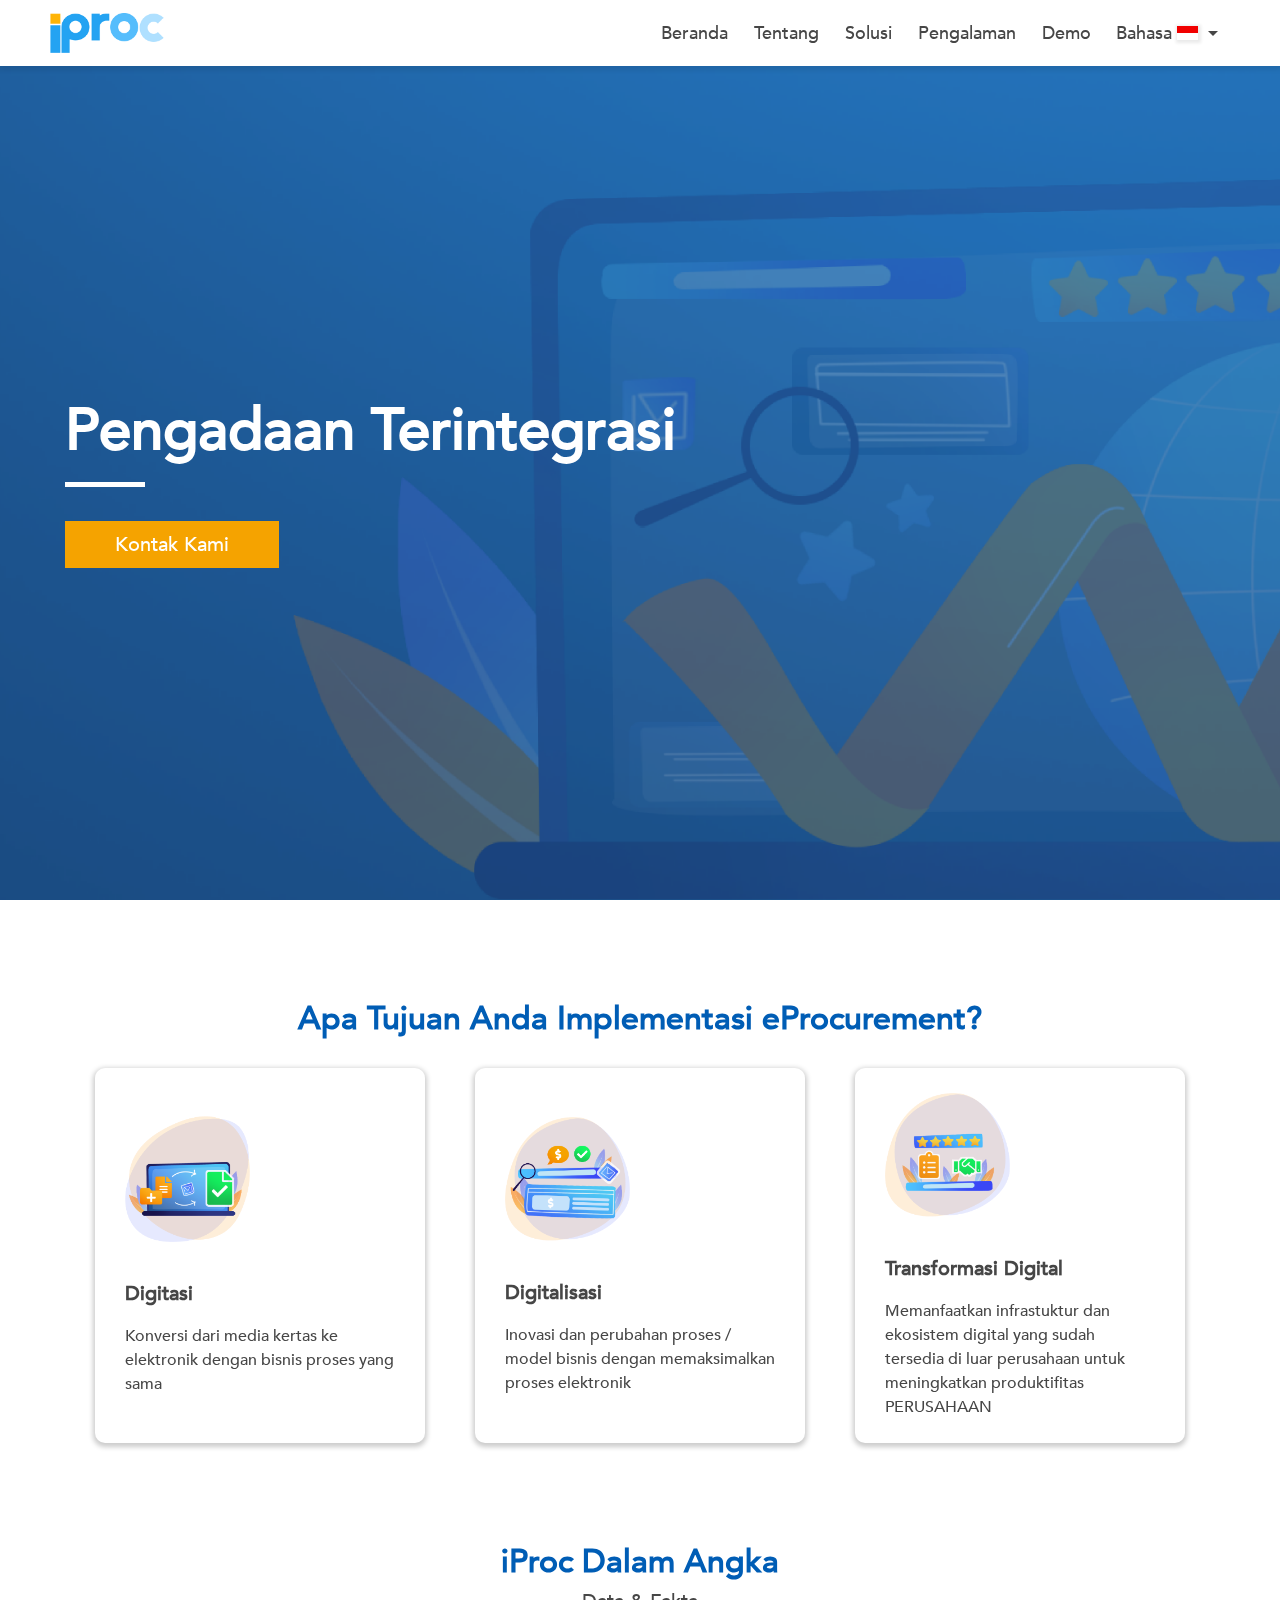
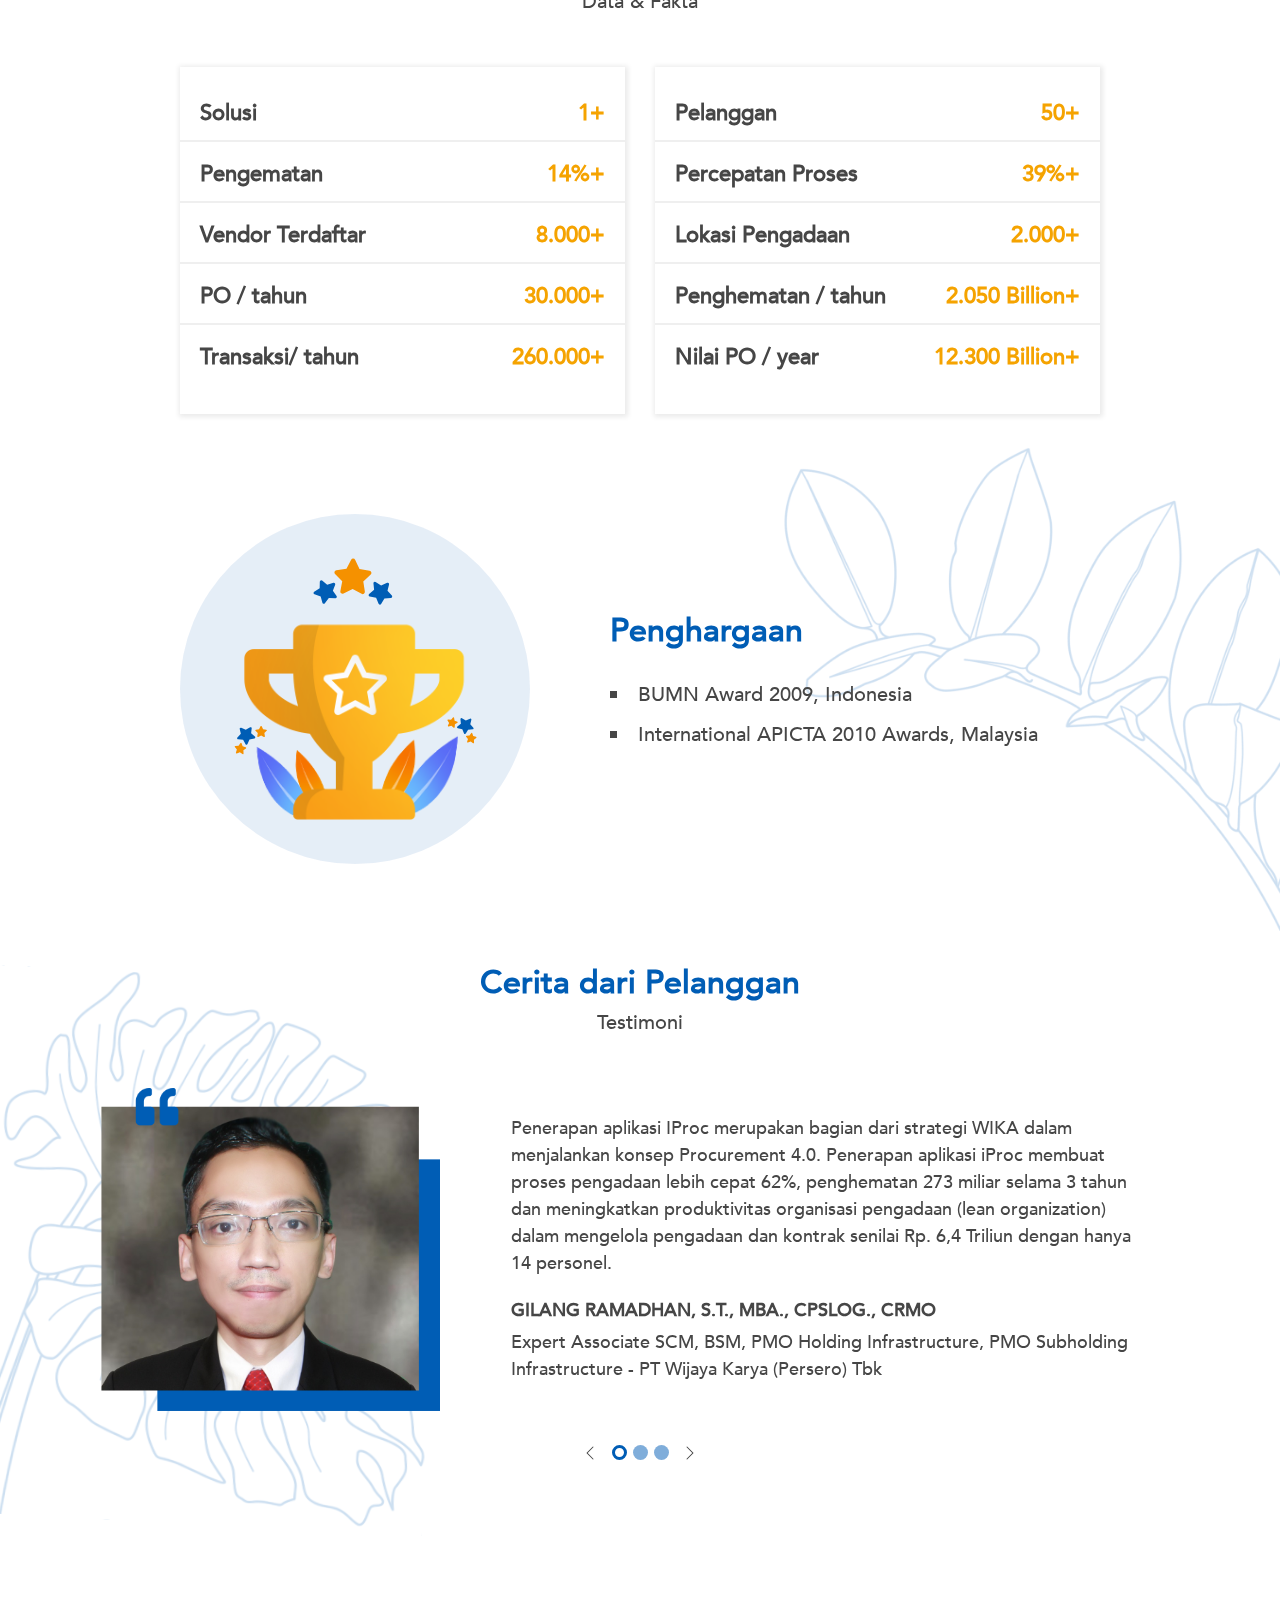
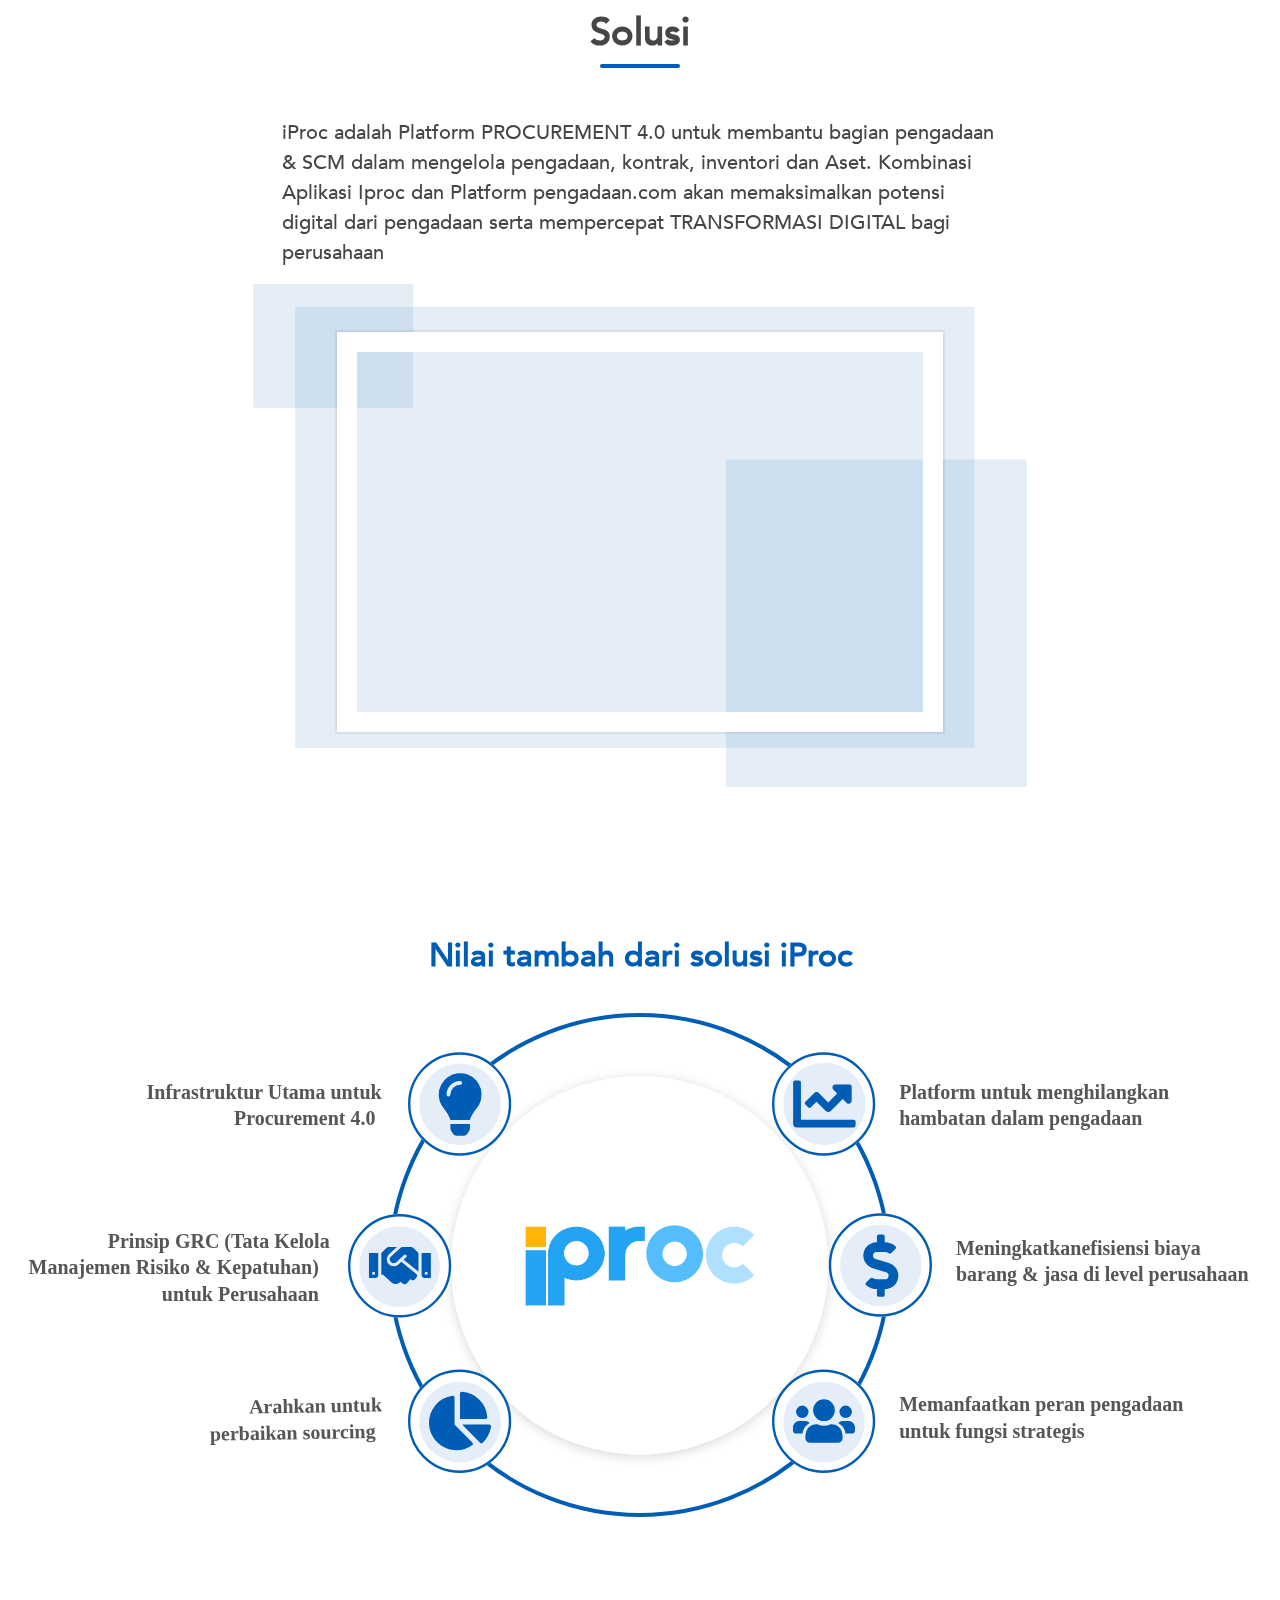
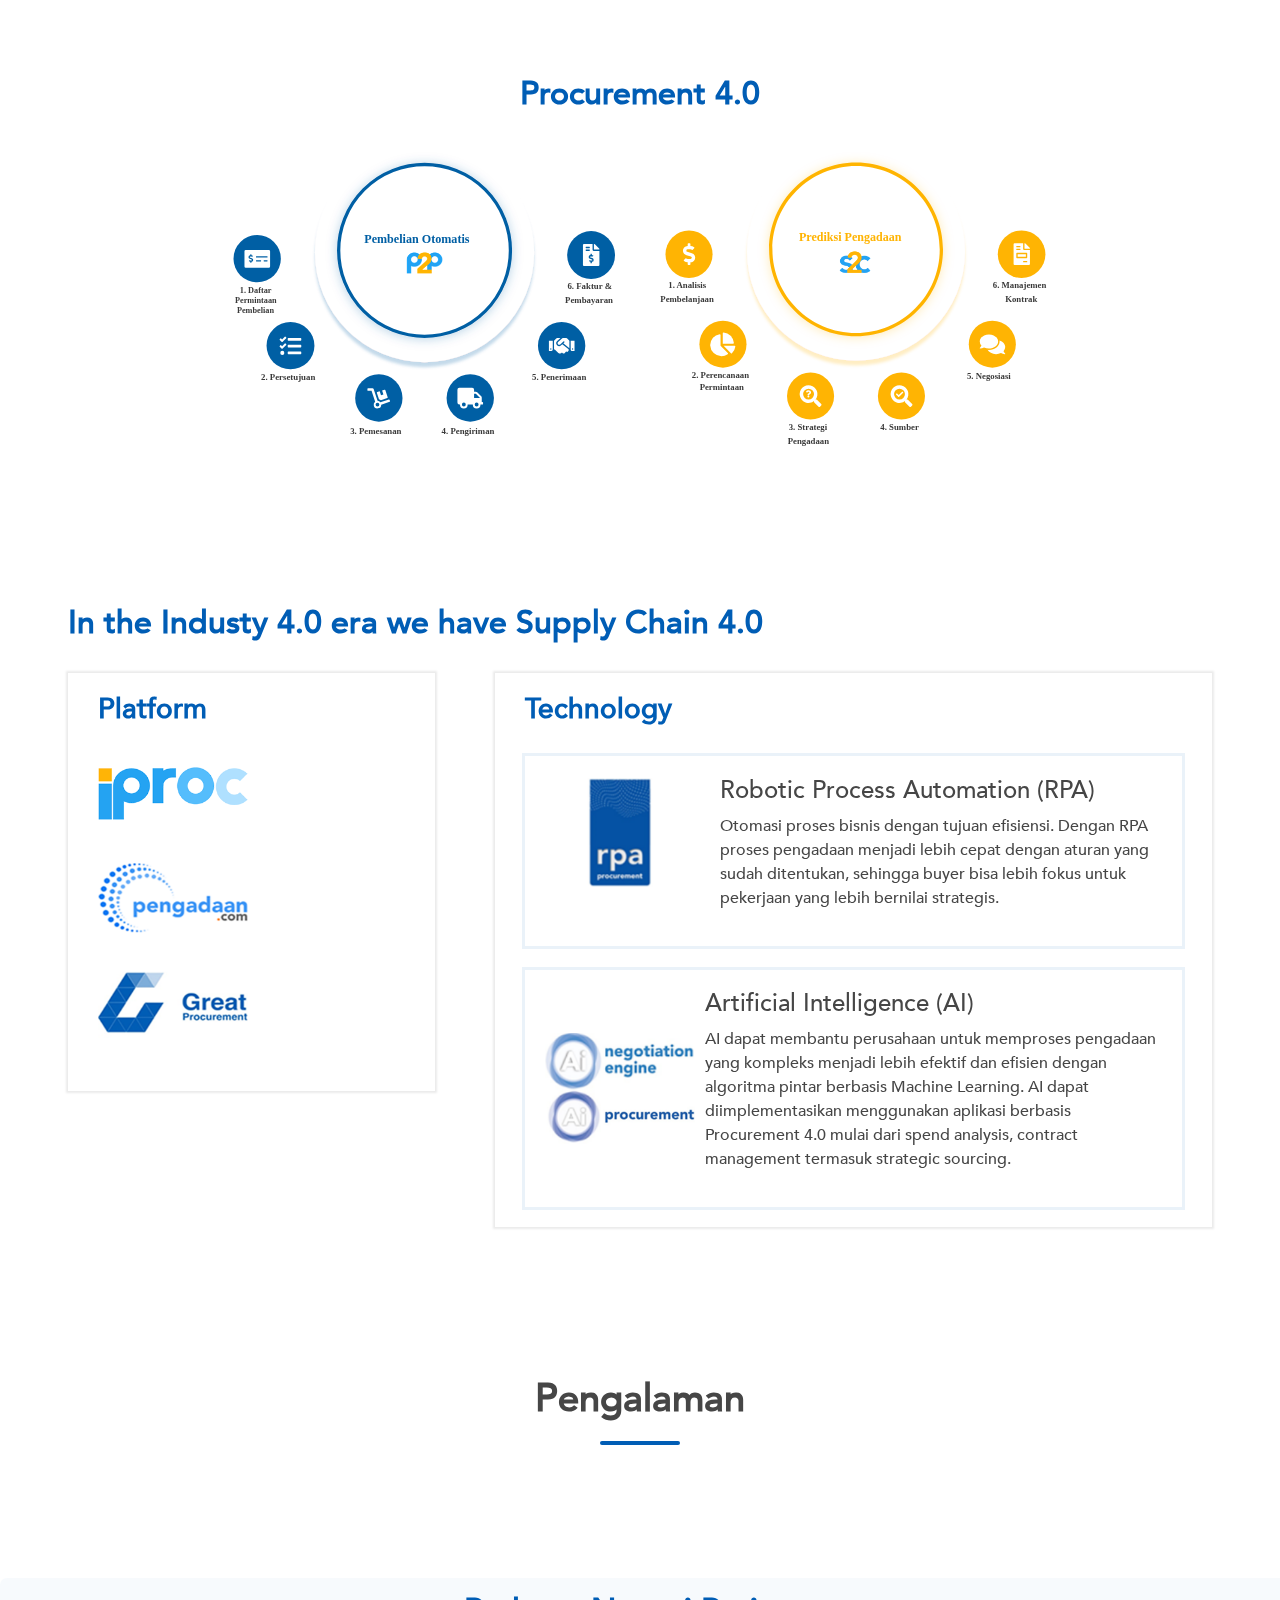
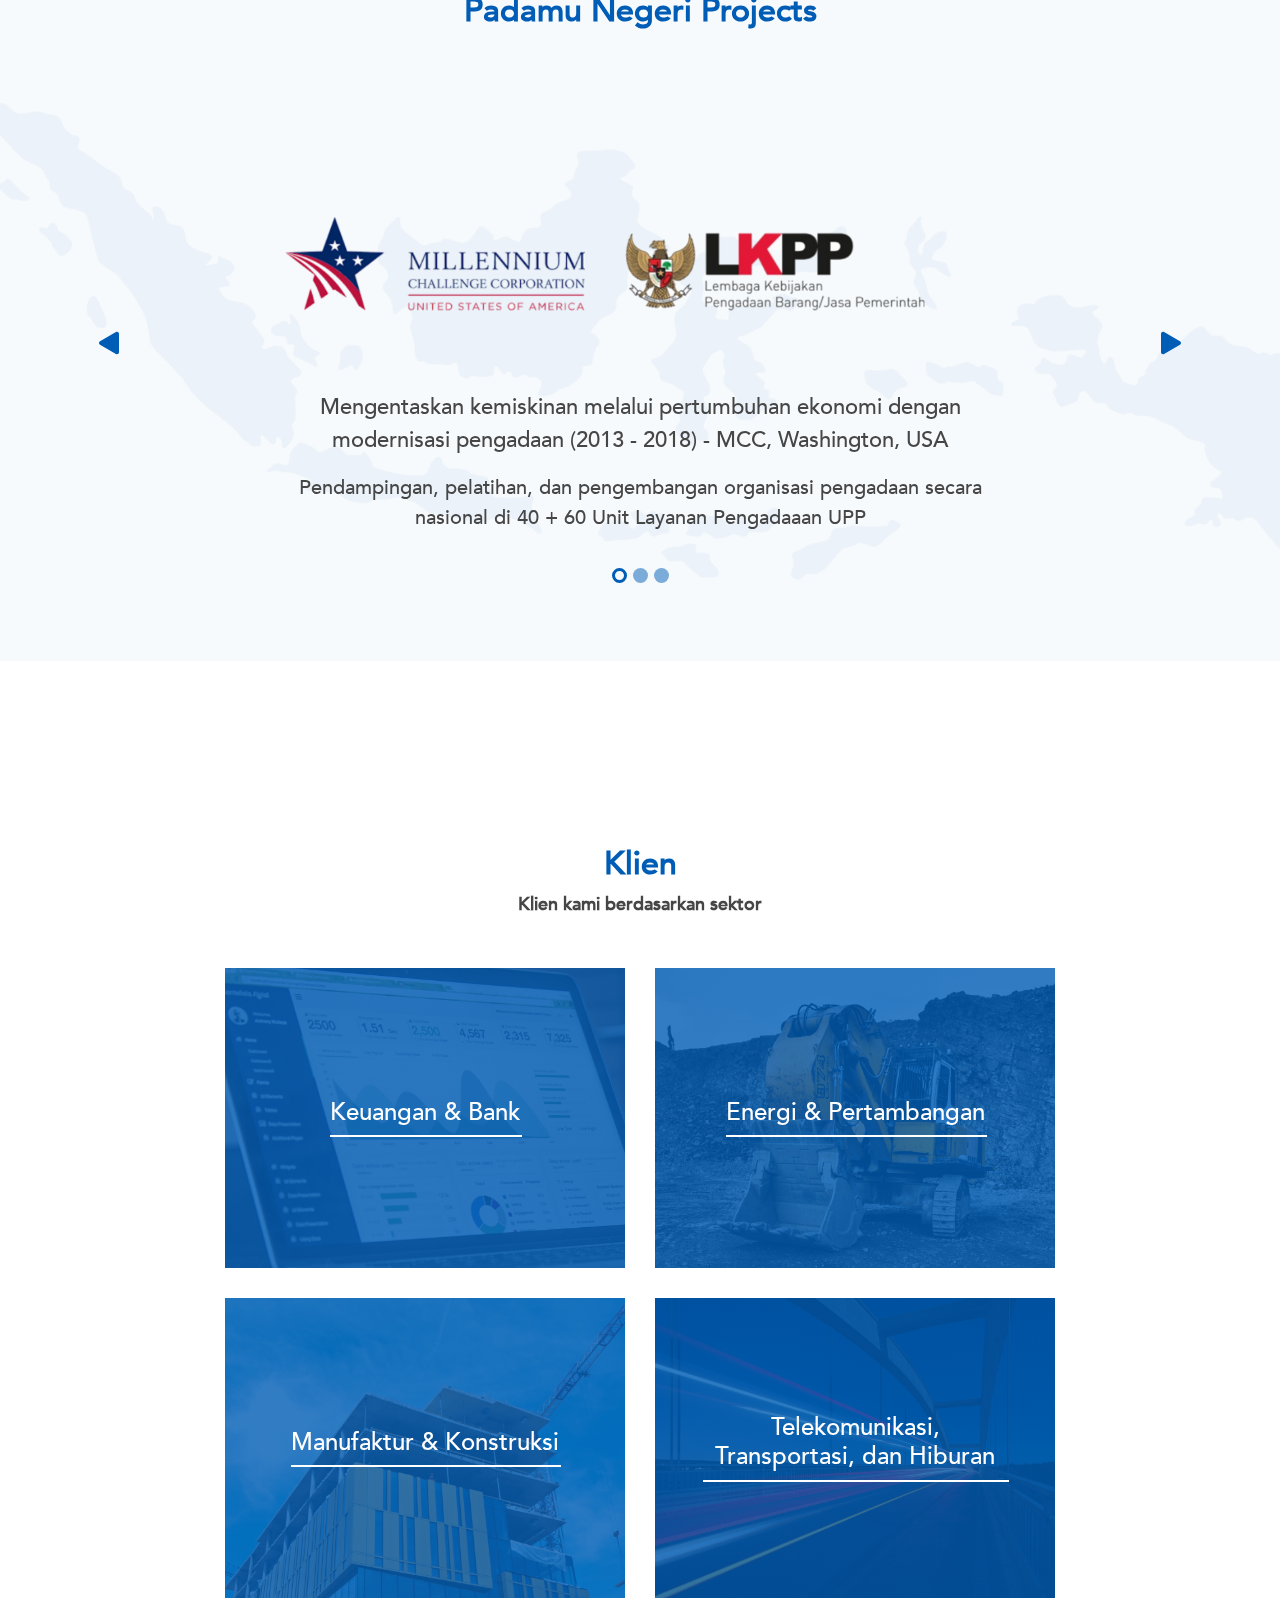
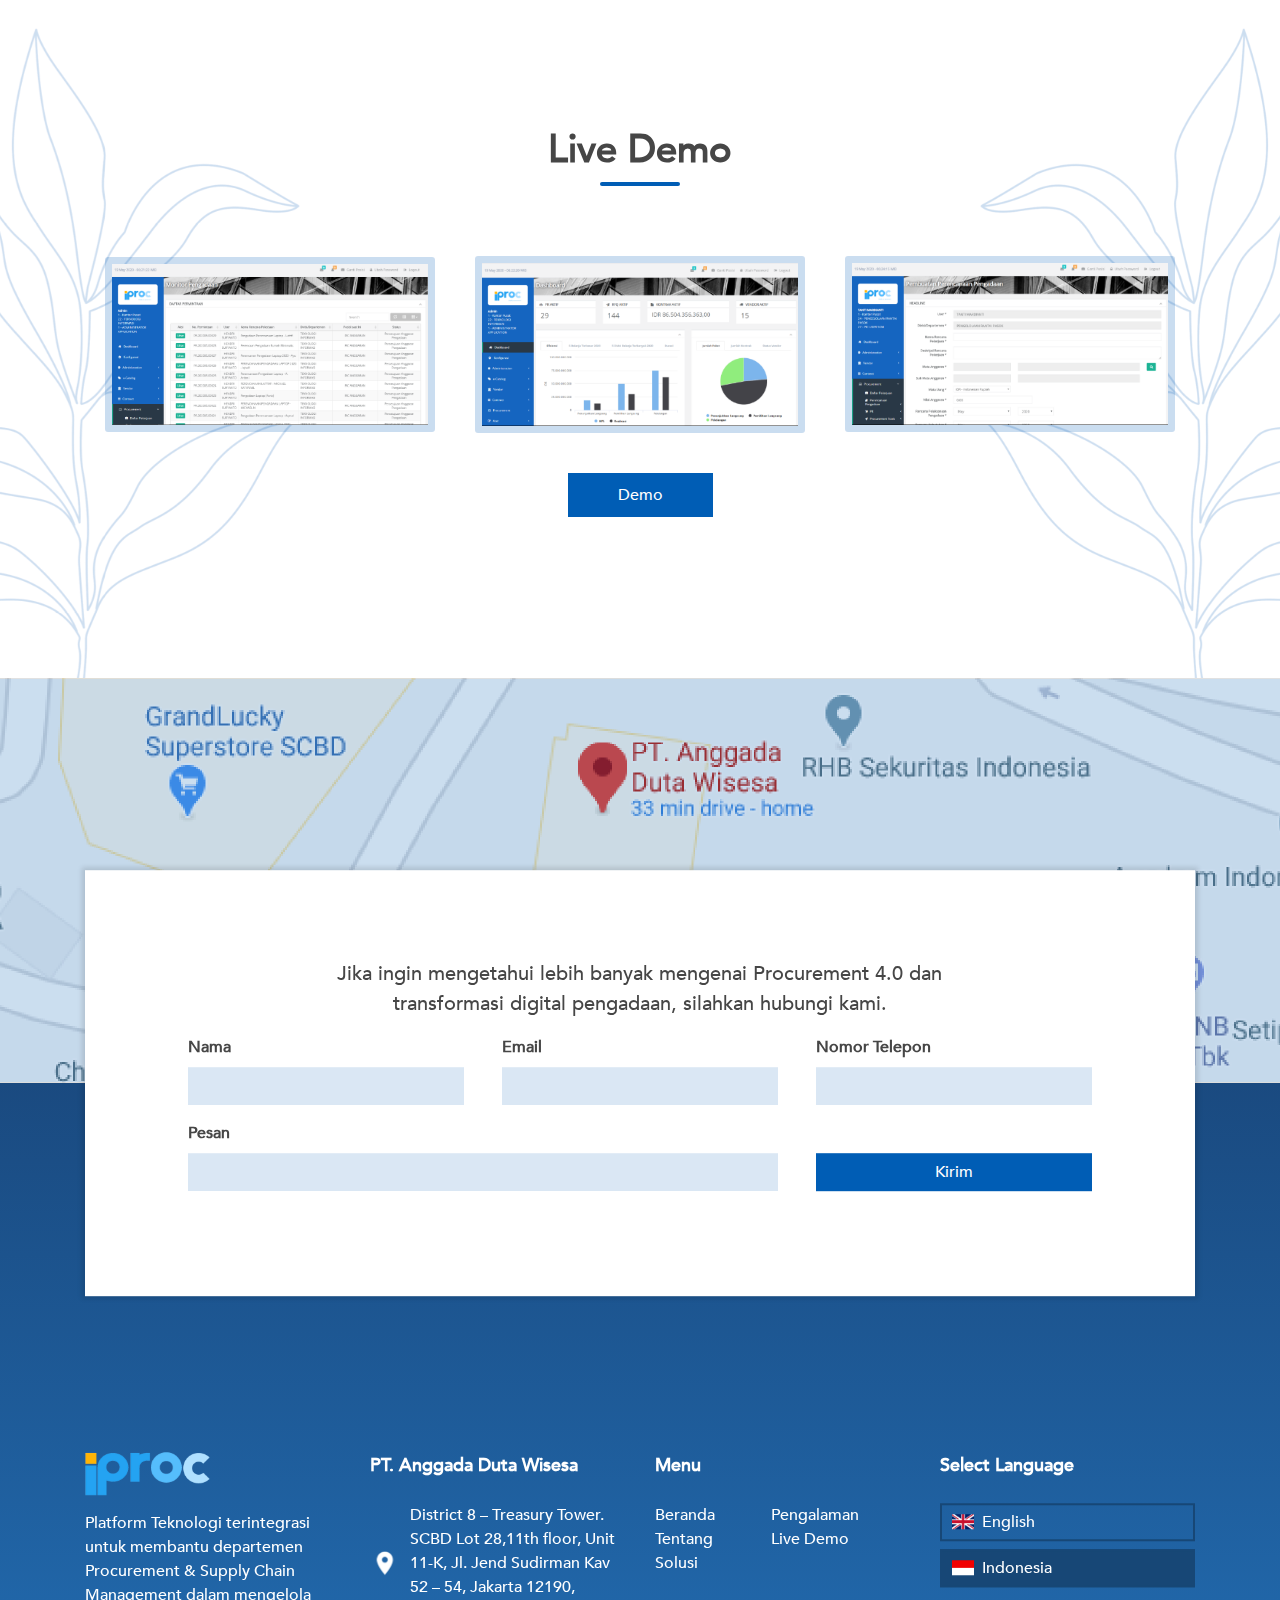
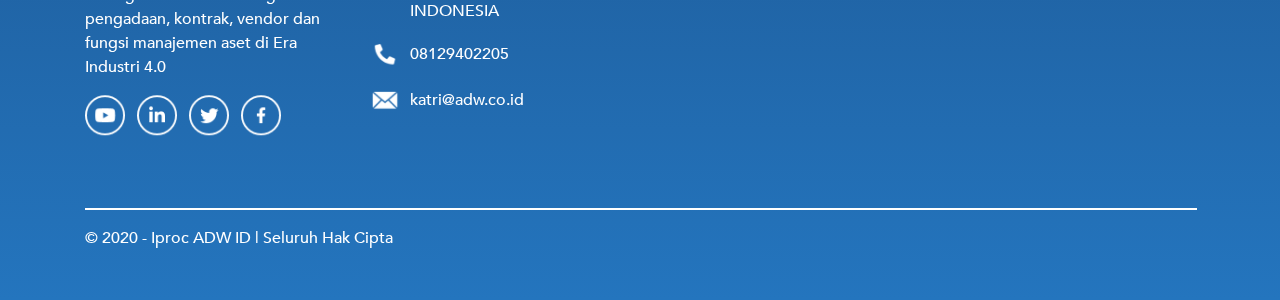
<file: index-id.html>
<!DOCTYPE html>
<html lang="en">

<head>
    <meta charset="UTF-8">
    <meta name="viewport" content="width=device-width, initial-scale=1.0">
    <title>iProc</title>
    <link rel="shortcut icon" href="img/iproc-icon.png" type="image/x-icon">
    <link rel="stylesheet" href="css/bootstrap.css">
    <link rel="stylesheet" href="css/style.css">
    <link href="https://fonts.googleapis.com/css2?family=Open+Sans:wght@300;400;600;700;800&display=swap"
        rel="stylesheet">
</head>

<body>

    <nav class="navbar navbar-expand-lg navbar-light">
        <a class="navbar-brand" href="#">
            <img src="img/iproc-clean.png" alt="Logo Iproc" width="150">
        </a>
        <div class="d-flex">
            <div class="dropdown language-small">
                <button class="btn dropdown-toggle" type="button" id="dropdownMenuButtonSmall" data-toggle="dropdown"
                    aria-haspopup="true" aria-expanded="false">
                    <img src="img/indonesia.png" alt="indonesia">
                </button>
                <div class="dropdown-menu dropdown-menu-right" aria-labelledby="dropdownMenuButtonSmall">
                    <a class="dropdown-item" href="index.html">
                        <img src="img/english.png" alt="english">
                        English
                    </a>
                </div>
            </div>
            <button class="navbar-toggler" type="button" data-toggle="collapse" data-target="#navbarTogglerDemo02"
                aria-controls="navbarTogglerDemo02" aria-expanded="false" aria-label="Toggle navigation">
                <span class="navbar-toggler-icon"></span>
            </button>
        </div>

        <div class="collapse navbar-collapse justify-content-end" id="navbarTogglerDemo02">
            <ul class="navbar-nav">
                <li class="nav-item">
                    <a class="nav-link" href="#home">Beranda</a>
                </li>
                <li class="nav-item">
                    <a class="nav-link" href="#about">Tentang</a>
                </li>
                <li class="nav-item">
                    <a class="nav-link" href="#solution">Solusi</a>
                </li>
                <li class="nav-item">
                    <a class="nav-link" href="#pn-project">Pengalaman</a>
                </li>
                <li class="nav-item">
                    <a class="nav-link" href="#demo">Demo</a>
                </li>
            </ul>
            <div class="dropdown language">
                <button class="btn dropdown-toggle" type="button" id="dropdownMenuButton" data-toggle="dropdown"
                    aria-haspopup="true" aria-expanded="false">
                    Bahasa <img src="img/indonesia.png" alt="indonesia">
                </button>
                <div class="dropdown-menu dropdown-menu-right" aria-labelledby="dropdownMenuButton">
                    <a class="dropdown-item" href="index.html">
                        <img src="img/english.png" alt="english">
                        English
                    </a>
                </div>
            </div>
        </div>
    </nav>

    <main>
        <section id="home" class="d-flex align-items-center">
            <div class="container-fluid">
                <div class="row">
                    <div class="col-sm-12">
                        <article>
                            <h1>Pengadaan Terintegrasi</h1>
                            <hr class="short">
                            <!-- <p>
                                Sebuah platform teknologi yang terintegrasi untuk membantu bagian Pengadaan & Manajemen
                                Rantai Persediaan dalam memanajemen pengadaan, kontrak, vendor, dan fungsi manajemen
                                aset di Era industri 4.0
                            </p> -->
                            <br>
                            <a href="#contact" class="contact-link">Kontak Kami</a>
                        </article>
                    </div>
                </div>
            </div>
        </section>

        <section id="about" class="d-flex flex-column align-items-center justify-content-center">

            <div class="container">
                <!-- <div class="row">
                    <div class="col-sm-12 text-center">
                        <div class="d-flex flex-column align-items-center">
                            <h1 class="menu-title">Tentang iProc</h1>
                            <hr class="rounded">
                        </div>
                    </div>
                </div> -->

                <div class="row">
                    <div class="col-sm-12">
                        <h2 class="text-center">Apa Tujuan Anda Implementasi eProcurement?</h2>
                    </div>
                </div>
                <div class="row objective">
                    <div class="col-md-6 col-lg-4">
                        <div class="objective-item d-flex flex-column justify-content-center">
                            <img src="img/objective/1.png" alt="objective1">
                            <h3>Digitasi</h3>
                            <p>Konversi dari media kertas ke elektronik dengan bisnis proses yang sama</p>
                        </div>
                    </div>
                    <div class="col-md-6 col-lg-4">
                        <div class="objective-item d-flex flex-column justify-content-center">
                            <img src="img/objective/2.png" alt="objective2">
                            <h3>Digitalisasi</h3>
                            <p>Inovasi dan perubahan proses / model bisnis dengan memaksimalkan proses elektronik</p>
                        </div>
                    </div>
                    <div class="col-md-6 col-lg-4">
                        <div class="objective-item d-flex flex-column justify-content-center">
                            <img src="img/objective/3.png" alt="objective3">
                            <h3>Transformasi Digital</h3>
                            <p>Memanfaatkan infrastuktur dan ekosistem digital yang sudah tersedia di luar perusahaan
                                untuk meningkatkan produktifitas PERUSAHAAN</p>
                        </div>
                    </div>
                </div>

                <div class="row data-facts">
                    <div class="container">
                        <div class="row">
                            <div
                                class="col-sm-12 data-facts-head d-fles flex-column align-items-center justify-content-center">
                                <h2 class="text-center">iProc Dalam Angka</h2>
                                <span class="text-center">Data & Fakta</span>
                            </div>
                        </div>
                        <div class="row data-wrapper">

                            <div class="col-lg-5 offset-lg-1">
                                <div class="data-group">
                                    <div class="data">
                                        <span>1+</span>
                                        <p>Solusi</p>
                                    </div>
                                    <div class="data">
                                        <span>14%+</span>
                                        <p>Pengematan</p>
                                    </div>
                                    <div class="data">
                                        <span>8.000+</span>
                                        <p>Vendor Terdaftar</p>
                                    </div>
                                    <div class="data">
                                        <span>30.000+</span>
                                        <p>PO / tahun</p>
                                    </div>
                                    <div class="data">
                                        <span>260.000+</span>
                                        <p>Transaksi/ tahun</p>
                                    </div>
                                </div>
                            </div>

                            <div class="col-lg-5">
                                <div class="data-group">
                                    <div class="data">
                                        <span>50+</span>
                                        <p>Pelanggan</p>
                                    </div>
                                    <div class="data">
                                        <span>39%+</span>
                                        <p>Percepatan Proses</p>
                                    </div>
                                    <div class="data">
                                        <span>2.000+</span>
                                        <p>Lokasi Pengadaan</p>
                                    </div>
                                    <div class="data">
                                        <span class="text-center">2.050 Billion+</span>
                                        <p>Penghematan / tahun</p>
                                    </div>
                                    <div class="data">
                                        <span>12.300 Billion+</span>
                                        <p>Nilai PO / year</p>
                                    </div>
                                </div>
                            </div>
                        </div>
                    </div>
                </div>

                <div class="row align-items-center justify-content-center awards">
                    <div class="col-md-4 text-center d-flex justify-content-center">
                        <img class="award-graphic" src="img/award/1.svg" alt="award graphic">
                    </div>
                    <div class="col-md-6">
                        <article>
                            <h2>Penghargaan</h2>
                            <ul>
                                <li>BUMN Award 2009, Indonesia</li>
                                <li>International APICTA 2010 Awards, Malaysia</li>
                            </ul>
                        </article>
                    </div>
                    <img class="award-bg" src="img/award/award-bg.png" alt="award-bg">
                </div>

                <div class="row stories">
                    <div class="container">
                        <div class="row">
                            <div
                                class="col-sm-12 stories-head d-flex flex-column justify-content-center align-items-center">
                                <h2>Cerita dari Pelanggan</h2>
                                <span>Testimoni</span>
                            </div>
                        </div>
                        <div class="row">
                            <div class="col-sm-12">
                                <div id="slider-customer" class="carousel slide" data-ride="carousel">
                                    <div class="carousel-control">
                                        <a class="carousel-control-prev" href="#slider-customer" role="button"
                                            data-slide="prev">
                                            <svg width="1em" height="1em" viewBox="0 0 16 16" class="bi bi-chevron-left"
                                                fill="#464646" xmlns="http://www.w3.org/2000/svg">
                                                <path fill-rule="evenodd"
                                                    d="M11.354 1.646a.5.5 0 0 1 0 .708L5.707 8l5.647 5.646a.5.5 0 0 1-.708.708l-6-6a.5.5 0 0 1 0-.708l6-6a.5.5 0 0 1 .708 0z" />
                                            </svg>
                                            <span class="sr-only">Previous</span>
                                        </a>
                                        <ol class="carousel-indicators">
                                            <li data-target="#slider-customer" data-slide-to="0" class="active">
                                            </li>
                                            <li data-target="#slider-customer" data-slide-to="1">
                                            </li>
                                            <li data-target="#slider-customer" data-slide-to="2">
                                            </li>


                                        </ol>
                                        <a class="carousel-control-next" href="#slider-customer" role="button"
                                            data-slide="next">
                                            <svg width="1em" height="1em" viewBox="0 0 16 16"
                                                class="bi bi-chevron-right" fill="#464646"
                                                xmlns="http://www.w3.org/2000/svg">
                                                <path fill-rule="evenodd"
                                                    d="M4.646 1.646a.5.5 0 0 1 .708 0l6 6a.5.5 0 0 1 0 .708l-6 6a.5.5 0 0 1-.708-.708L10.293 8 4.646 2.354a.5.5 0 0 1 0-.708z" />
                                            </svg>
                                            <span class="sr-only">Next</span>
                                        </a>
                                    </div>

                                    <div class="carousel-inner">
                                        <div class="carousel-item active">
                                            <div class="container">
                                                <div class="row align-items-center">
                                                    <div class="col-lg-4 customer-img text-center">
                                                        <img src="img/testimonials/gilang.png" alt="Gilang">
                                                    </div>
                                                    <div class="col-lg-8 customer-text">
                                                        <p>Penerapan aplikasi IProc merupakan bagian dari strategi WIKA
                                                            dalam menjalankan konsep Procurement 4.0. Penerapan aplikasi
                                                            iProc membuat proses pengadaan lebih cepat 62%, penghematan
                                                            273 miliar selama 3 tahun dan meningkatkan produktivitas
                                                            organisasi pengadaan (lean organization) dalam mengelola
                                                            pengadaan dan kontrak senilai Rp. 6,4 Triliun dengan hanya
                                                            14 personel.
                                                        </p>
                                                        <span>GILANG RAMADHAN, S.T., MBA., CPSLOG., CRMO</span>
                                                        <p>Expert Associate SCM, BSM, PMO Holding Infrastructure, PMO
                                                            Subholding Infrastructure - PT Wijaya Karya (Persero) Tbk
                                                        </p>
                                                    </div>
                                                </div>
                                            </div>
                                        </div>
                                        <div class="carousel-item">
                                            <div class="container">
                                                <div class="row align-items-center">
                                                    <div class="col-lg-4 customer-img text-center">
                                                        <img src="img/testimonials/eddy.png" alt="Eddy">
                                                    </div>
                                                    <div class="col-lg-8 customer-text">
                                                        <p>PT. Bukit Asam mendapatkan efisiensi sebesar lebih dari Rp.
                                                            700 Milyar hanya pada tahun pertama implementasi aplikasi
                                                            iProc karena keterbukaan informasi pengadaan serta
                                                            memudahkan vendor dalam mengikuti proses pengadaan di PT.
                                                            Bukit Asam. Aplikasi iProc di PT. Semen Baturaja sudah
                                                            terintegrasi dengan ERP (SAP) serta memiliki fitur penilaian
                                                            vendor yang komprehensif.

                                                        </p>
                                                        <span>Eddy Prastiyo</span>
                                                        <p>Vice President of Procurement - PT. Pembangunan Jaya Ancol
                                                            (Persero) Tbk
                                                        </p>
                                                    </div>
                                                </div>
                                            </div>
                                        </div>
                                        <div class="carousel-item">
                                            <div class="container">
                                                <div class="row align-items-center">
                                                    <div class="col-lg-4 customer-img text-center">
                                                        <img src="img/testimonials/jamil.png" alt="Jamil">
                                                    </div>
                                                    <div class="col-lg-8 customer-text">
                                                        <p>PT. Bukit Asam mendapatkan efisiensi sebesar lebih dari Rp.
                                                            700 Milyar hanya pada tahun pertama implementasi aplikasi
                                                            iProc karena keterbukaan informasi pengadaan serta
                                                            memudahkan vendor dalam mengikuti proses pengadaan di PT.
                                                            Bukit Asam. Aplikasi iProc di PT. Semen Baturaja sudah
                                                            terintegrasi dengan ERP (SAP) serta memiliki fitur penilaian
                                                            vendor yang komprehensif.
                                                        </p>
                                                        <span>M. Jamil</span>
                                                        <p>Direktur Niaga - PT. Bukit Asam (Persero) Tbk
                                                            <br>
                                                            Direktur Keuangan - PT. Semen Baturaja (Persero) Tbk
                                                        </p>
                                                    </div>
                                                </div>
                                            </div>
                                        </div>
                                    </div>
                                </div>
                            </div>
                        </div>
                    </div>
                    <img class="stories-bg" src="img/testimonials/bg.svg" alt="bg">
                </div>
            </div>
        </section>

        <section id="solution">
            <div class="container-fluid">
                <div class="row solution-header flex-column align-items-center">
                    <div class="col-xl-7">
                        <div class="d-flex flex-column align-items-center">
                            <h1 class="menu-title">Solusi</h1>
                            <hr class="rounded">
                        </div>
                        <div class="solution-desc">
                            <p>iProc adalah Platform PROCUREMENT 4.0 untuk membantu bagian pengadaan & SCM dalam
                                mengelola pengadaan, kontrak, inventori dan Aset. Kombinasi Aplikasi Iproc dan Platform
                                pengadaan.com akan memaksimalkan potensi digital
                                dari pengadaan serta mempercepat TRANSFORMASI DIGITAL bagi perusahaan</p>
                        </div>
                    </div>
                    <div class="col-xl-8 text-center p-5 video">
                        <iframe src="https://www.youtube.com/embed/ugrnTcuBVZg"
                            allow="accelerometer; autoplay; encrypted-media; gyroscope; picture-in-picture"
                            allowfullscreen></iframe>
                        <!-- <img class="video-bg" src="img/solution/video-bg.png" alt="video-bg"> -->
                    </div>
                </div>
                <div class="row values flex-column align-items-center">
                    <div class="text-center">
                        <h2>
                            Nilai tambah dari solusi iProc
                        </h2>
                    </div>
                    <div class="p-2">
                        <img class="values-diagram" src="img/solution/values-id.svg" alt="values-diagram">
                    </div>
                </div>
                <div class="row procurement">
                    <div class="col-sm-12 text-center">
                        <h2>Procurement 4.0</h2>
                    </div>
                    <div class="col-lg-4 text-center offset-lg-2 pr20">
                        <img src="img/solution/solution-circle-blue-ind.svg" alt="p2p-diagram">
                    </div>
                    <div class="col-lg-4 text-center pl20">
                        <img src="img/solution/solution-circle-orange-ind.svg" alt="s2c-diagram">
                    </div>
                </div>
                <div class="row industry justify-content-center">
                    <div class="col-lg-11">
                        <h2>In the Industy 4.0 era we have Supply Chain 4.0</h2>
                    </div>
                    <div class="col-lg-4 ">
                        <div class="platform">
                            <h3>Platform</h3>
                            <div>
                                <img src="img/solution/iproc.png" alt="iproc">
                                <img src="img/solution/pdc.png" alt="pdc">
                                <img src="img/solution/gpc.png" alt="gpc">
                            </div>
                        </div>
                    </div>
                    <div class="col-lg-7">
                        <div class="techno">
                            <h3>Technology</h3>
                            <div class="rpa mb-4">
                                <div class="rpa-img">
                                    <img src="img/solution/rpa.png" alt="">
                                </div>
                                <div class="techno-desc">
                                    <h4>Robotic Process Automation (RPA)</h4>
                                    <p>Otomasi proses bisnis dengan tujuan efisiensi. Dengan RPA proses pengadaan
                                        menjadi lebih cepat dengan aturan yang sudah ditentukan, sehingga buyer bisa
                                        lebih fokus untuk pekerjaan yang lebih bernilai strategis.</p>
                                </div>
                            </div>
                            <div class="ai">
                                <div class="ai-imgs">
                                    <img src="img/solution/ai-1.svg" alt="">
                                    <img src="img/solution/ai-2.svg" alt="">
                                </div>
                                <div class="techno-desc">
                                    <h4>Artificial Intelligence (AI)</h4>
                                    <p>AI dapat membantu perusahaan untuk memproses pengadaan yang kompleks menjadi
                                        lebih efektif dan efisien dengan algoritma pintar berbasis Machine Learning. AI
                                        dapat diimplementasikan menggunakan aplikasi berbasis Procurement 4.0 mulai dari
                                        spend analysis, contract management termasuk strategic sourcing.</p>
                                </div>
                            </div>
                        </div>
                    </div>
                </div>
            </div>
        </section>

        <section id="pn-project">
            <div class="container-fluid">
                <div class="row">
                    <div class="col-sm-12 text-center">
                        <div style="display: inline-block;" class="d-flex flex-column align-items-center">
                            <h1 class="menu-title">Pengalaman</h1>
                            <hr class="rounded">
                        </div>
                    </div>
                </div>
                <div class="row projects">
                    <div class="col-sm-12 text-center d-flex align-items-center justify-content-center">
                        <h2>Padamu Negeri Projects</h2>
                    </div>
                    <div class="col-sm-12">
                        <div id="project-slide" class="carousel slide" data-ride="carousel">

                            <!-- Indicators -->
                            <ul class="carousel-indicators">
                                <li data-target="#project-slide" data-slide-to="0" class="active"></li>
                                <li data-target="#project-slide" data-slide-to="1"></li>
                                <li data-target="#project-slide" data-slide-to="2"></li>
                            </ul>

                            <!-- The slideshow -->
                            <div class="carousel-inner">
                                <div class="container-fluid carousel-item active">
                                    <div class="sponsor row">
                                        
                                            <img src="img/pn-project/millenium-logo.png" alt="Millenium Logo">
                                        
                                        
                                            <img src="img/pn-project/lkpp-logo.png" alt="LKPP Logo">
                                        
                                    </div>
                                    <div class="row">
                                        <div
                                            class="pn-desc col-sm-12 d-flex flex-column align-items-center justify-content-center ">
                                            <p>Mengentaskan kemiskinan melalui pertumbuhan ekonomi dengan modernisasi
                                                pengadaan (2013 - 2018) - MCC, Washington, USA</p>
                                            <p>Pendampingan, pelatihan, dan pengembangan organisasi pengadaan secara
                                                nasional di 40 + 60 Unit Layanan Pengadaaan UPP</p>
                                        </div>
                                    </div>
                                </div>
                                <div class="container-fluid carousel-item">
                                    <div class="sponsor row">
                                        
                                            <img src="img/pn-project/triple-logo.png" alt="Logo">
                                        
                                        
                                            <img src="img/pn-project/lkpp-logo.png" alt="LKPP Logo">
                                        
                                    </div>
                                    <div class="row">
                                        <div
                                            class="pn-desc col-sm-12 d-flex flex-column align-items-center justify-content-center">
                                            <p>Sistem Informasi Pengadaan Darurat Alat Kesehatan Dalam Rangka Penanganan
                                                COVID - 19 (SIRAT)</p>
                                            <p>IAPI, Gugus Tugas Percepatan Penanganan Covid-19 BNPB dan LKPP</p>
                                        </div>
                                    </div>
                                </div>
                                <div class="container-fluid carousel-item">
                                    <div class="sponsor row">
                                        
                                            <img src="img/pn-project/smkkmigas-logo.png" alt="skkmigas">
                                        
                                    </div>
                                    <div class="row">
                                        <div
                                            class="pn-desc col-sm-12 d-flex flex-column align-items-center justify-content-center">
                                            <p>Pengembangan dan Pengelolaan CIVD (Centralize Integrated Vendor Database)
                                                Tahun 2020 - 2026
                                            </p>
                                            <p>CIVD merupakan Platform Vendor Network untuk 50 perusahaan MIGAS di
                                                seluruh Indonesia yang memiliki 20.000 vendor dan diawasi oleh SKK MIGAS
                                            </p>
                                        </div>
                                    </div>
                                </div>
                            </div>

                            <!-- Left and right controls -->
                            <a class="carousel-control-prev" href="#project-slide" data-slide="prev">
                                <svg width="40px" height="40px" viewBox="0 0 16 16" class="bi bi-play-fill rotate"
                                    fill="#005db5" xmlns="http://www.w3.org/2000/svg">
                                    <path
                                        d="M11.596 8.697l-6.363 3.692c-.54.313-1.233-.066-1.233-.697V4.308c0-.63.692-1.01 1.233-.696l6.363 3.692a.802.802 0 0 1 0 1.393z" />
                                </svg>
                            </a>
                            <a class="carousel-control-next" href="#project-slide" data-slide="next">
                                <svg width="40px" height="40px" viewBox="0 0 16 16" class="bi bi-play-fill "
                                    fill="#005db5" xmlns="http://www.w3.org/2000/svg">
                                    <path
                                        d="M11.596 8.697l-6.363 3.692c-.54.313-1.233-.066-1.233-.697V4.308c0-.63.692-1.01 1.233-.696l6.363 3.692a.802.802 0 0 1 0 1.393z" />
                                </svg>
                            </a>
                        </div>
                    </div>
                </div>
            </div>
        </section>

        <section id="clients">
            <div class="container">
                <div class="row clients-header">
                    <div class="col-sm-12 text-center">
                        <div class="d-flex flex-column align-items-center">
                            <h2>Klien</h2>
                            <span>Klien kami berdasarkan sektor</span>
                        </div>
                    </div>
                </div>
                <div class="row">
                    <div class="col-md-6 d-flex justify-content-end">
                        <div class="clients-card">
                            <div class="clients-card-inner">
                                <div id="finance" class="card-front d-flex justify-content-center align-items-center">
                                    <div class="d-flex flex-column m-5">
                                        <h3 class="text-center">Keuangan & Bank</h3>
                                        <hr>
                                    </div>
                                </div>
                                <div class="card-back">
                                    <div class="d-flex flex-column justify-content-center align-items-center m-5">
                                        <h3 class="text-center">Keuangan & Bank</h3>
                                        <hr>
                                        <div
                                            class="client-logo d-flex flex-wrap justify-content-center align-items-center">
                                            <img src="img/client/iproc-client-vector/keuangan dan bank/1.jpg" alt="">
                                            <img src="img/client/iproc-client-vector/keuangan dan bank/2.jpg" alt="">
                                            <img src="img/client/iproc-client-vector/keuangan dan bank/3.jpg" alt="">
                                            <img src="img/client/iproc-client-vector/keuangan dan bank/4.jpg" alt="">
                                            <img src="img/client/iproc-client-vector/keuangan dan bank/5.jpg" alt="">
                                            <img src="img/client/iproc-client-vector/keuangan dan bank/6.jpg" alt="">
                                            <img src="img/client/iproc-client-vector/keuangan dan bank/7.jpg" alt="">
                                        </div>
                                    </div>
                                </div>
                            </div>
                        </div>
                    </div>
                    <div class="col-md-6 d-flex">
                        <div class="clients-card">
                            <div class="clients-card-inner">
                                <div id="mining" class="card-front d-flex justify-content-center align-items-center">
                                    <div class="d-flex flex-column m-5">
                                        <h3 class="text-center">Energi & Pertambangan</h3>
                                        <hr>
                                    </div>
                                </div>
                                <div class="card-back mining">
                                    <div class="d-flex flex-column justify-content-center align-items-center m-5">
                                        <h3 class="text-center">Energi & Pertambangan</h3>
                                        <hr>
                                        <div
                                            class="client-logo d-flex flex-wrap justify-content-center align-items-center">
                                            <img width="20px"
                                                src="img/client/iproc-client-vector/energi dan pertambangan/1.jpg"
                                                alt="">
                                            <img width="20px"
                                                src="img/client/iproc-client-vector/energi dan pertambangan/2.jpg"
                                                alt="">
                                            <img width="20px"
                                                src="img/client/iproc-client-vector/energi dan pertambangan/3.jpg"
                                                alt="">
                                            <img width="20px"
                                                src="img/client/iproc-client-vector/energi dan pertambangan/4.jpg"
                                                alt="">
                                            <img width="20px"
                                                src="img/client/iproc-client-vector/energi dan pertambangan/5.jpg"
                                                alt="">
                                            <img width="20px"
                                                src="img/client/iproc-client-vector/energi dan pertambangan/6.jpg"
                                                alt="">
                                            <img width="20px"
                                                src="img/client/iproc-client-vector/energi dan pertambangan/7.jpg"
                                                alt="">
                                            <img width="20px"
                                                src="img/client/iproc-client-vector/energi dan pertambangan/8.jpg"
                                                alt="">
                                            <img width="20px"
                                                src="img/client/iproc-client-vector/energi dan pertambangan/9.jpg"
                                                alt="">
                                            <img width="20px"
                                                src="img/client/iproc-client-vector/energi dan pertambangan/10.jpg"
                                                alt="">
                                            <img width="20px"
                                                src="img/client/iproc-client-vector/energi dan pertambangan/11.jpg"
                                                alt="">
                                            <img width="20px"
                                                src="img/client/iproc-client-vector/energi dan pertambangan/12.jpg"
                                                alt="">
                                            <img width="20px"
                                                src="img/client/iproc-client-vector/energi dan pertambangan/13.jpg"
                                                alt="">
                                            <img width="20px"
                                                src="img/client/iproc-client-vector/energi dan pertambangan/14.jpg"
                                                alt="">
                                            <img width="20px"
                                                src="img/client/iproc-client-vector/energi dan pertambangan/15.jpg"
                                                alt="">
                                            <img width="20px"
                                                src="img/client/iproc-client-vector/energi dan pertambangan/16.jpg"
                                                alt="">
                                        </div>
                                    </div>
                                </div>
                            </div>
                        </div>
                    </div>
                    <div class="col-md-6 d-flex justify-content-end">
                        <div class="clients-card">
                            <div class="clients-card-inner">
                                <div id="construction"
                                    class="card-front d-flex justify-content-center align-items-center">
                                    <div class="d-flex flex-column m-5">
                                        <h3 class="text-center">Manufaktur & Konstruksi</h3>
                                        <hr>
                                    </div>
                                </div>
                                <div class="card-back">
                                    <div class="d-flex flex-column m-5">
                                        <h3 class="text-center">Manufaktur & Konstruksi</h3>
                                        <hr>
                                        <div
                                            class="client-logo d-flex flex-wrap justify-content-center align-items-center mt-3">
                                            <img src="img/client/iproc-client-vector/manufaktur dan konstruksi/14.jpg"
                                                alt="">
                                            <img src="img/client/iproc-client-vector/manufaktur dan konstruksi/15.jpg"
                                                alt="">
                                            <img src="img/client/iproc-client-vector/manufaktur dan konstruksi/16.jpg"
                                                alt="">
                                            <img src="img/client/iproc-client-vector/manufaktur dan konstruksi/17.jpg"
                                                alt="">
                                            <img src="img/client/iproc-client-vector/manufaktur dan konstruksi/18.jpg"
                                                alt="">
                                            <img src="img/client/iproc-client-vector/manufaktur dan konstruksi/19.jpg"
                                                alt="">
                                        </div>
                                    </div>
                                </div>
                            </div>
                        </div>
                    </div>
                    <div class="col-md-6 d-flex">
                        <div class="clients-card">
                            <div class="clients-card-inner">
                                <div id="transportation"
                                    class="card-front d-flex justify-content-center align-items-center">
                                    <div class="d-flex flex-column m-5">
                                        <h3 class="text-center">Telekomunikasi, Transportasi, dan Hiburan</h3>
                                        <hr>
                                    </div>
                                </div>
                                <div class="card-back">
                                    <div class="d-flex flex-column m-5">
                                        <h3 class="text-center">Telekomunikasi, Transportasi, dan Hiburan</h3>
                                        <hr>
                                        <div
                                            class="client-logo d-flex flex-wrap justify-content-center align-items-center">
                                            <img src="img/client/iproc-client-vector/telekomunikasi, transportasi, dan hiburan/20.jpg"
                                                alt="">
                                            <img src="img/client/iproc-client-vector/telekomunikasi, transportasi, dan hiburan/21.jpg"
                                                alt="">
                                            <img src="img/client/iproc-client-vector/telekomunikasi, transportasi, dan hiburan/22.jpg"
                                                alt="">
                                            <img src="img/client/iproc-client-vector/telekomunikasi, transportasi, dan hiburan/23.jpg"
                                                alt="">
                                            <img src="img/client/iproc-client-vector/telekomunikasi, transportasi, dan hiburan/24.jpg"
                                                alt="">
                                            <img src="img/client/iproc-client-vector/telekomunikasi, transportasi, dan hiburan/25.jpg"
                                                alt="">
                                            <img src="img/client/iproc-client-vector/telekomunikasi, transportasi, dan hiburan/26.jpg"
                                                alt="">
                                        </div>
                                    </div>
                                </div>
                            </div>
                        </div>
                    </div>
                </div>
            </div>
        </section>




        <section id="demo">
            <div class="container">
                <div class="row">
                    <div class="col-sm-12 text-center">
                        <div class="d-flex flex-column align-items-center">
                            <h1 class="menu-title">Live Demo</h1>
                            <hr class="rounded">
                        </div>
                    </div>
                </div>
                <div class="row">
                    <div class="col-sm-12">
                        <div class="wrapper">
                            <div class="images">
                                <div class="small" data-for-image="1">
                                    <img src="img/demo/1.png" alt="demo-1">
                                </div>
                                <div class="small" data-for-image="2">
                                    <img src="img/demo/2.png" alt="demo-2">
                                </div>
                                <div class="small" data-for-image="3">
                                    <img src="img/demo/3.png" alt="demo-3">
                                </div>
                            </div>
                            <div>
                                <div class="image__full">
                                    <div class="image" data-image="1">
                                        <svg width=".7em" height=".7em" viewBox="0 0 16 16"
                                            class="bi bi-x-circle-fill close" fill="#fff"
                                            xmlns="http://www.w3.org/2000/svg">
                                            <path fill-rule="evenodd"
                                                d="M16 8A8 8 0 1 1 0 8a8 8 0 0 1 16 0zm-4.146-3.146a.5.5 0 0 0-.708-.708L8 7.293 4.854 4.146a.5.5 0 1 0-.708.708L7.293 8l-3.147 3.146a.5.5 0 0 0 .708.708L8 8.707l3.146 3.147a.5.5 0 0 0 .708-.708L8.707 8l3.147-3.146z" />
                                        </svg>
                                        <img src="img/demo/1.png" alt="demo-1-full">
                                    </div>
                                    <div class="image" data-image="2">
                                        <svg width=".7em" height=".7em" viewBox="0 0 16 16"
                                            class="bi bi-x-circle-fill close" fill="#fff"
                                            xmlns="http://www.w3.org/2000/svg">
                                            <path fill-rule="evenodd"
                                                d="M16 8A8 8 0 1 1 0 8a8 8 0 0 1 16 0zm-4.146-3.146a.5.5 0 0 0-.708-.708L8 7.293 4.854 4.146a.5.5 0 1 0-.708.708L7.293 8l-3.147 3.146a.5.5 0 0 0 .708.708L8 8.707l3.146 3.147a.5.5 0 0 0 .708-.708L8.707 8l3.147-3.146z" />
                                        </svg>
                                        <img src="img/demo/2.png" alt="demo-2-full">
                                    </div>
                                    <div class="image" data-image="3">
                                        <svg width=".7em" height=".7em" viewBox="0 0 16 16"
                                            class="bi bi-x-circle-fill close" fill="#fff"
                                            xmlns="http://www.w3.org/2000/svg">
                                            <path fill-rule="evenodd"
                                                d="M16 8A8 8 0 1 1 0 8a8 8 0 0 1 16 0zm-4.146-3.146a.5.5 0 0 0-.708-.708L8 7.293 4.854 4.146a.5.5 0 1 0-.708.708L7.293 8l-3.147 3.146a.5.5 0 0 0 .708.708L8 8.707l3.146 3.147a.5.5 0 0 0 .708-.708L8.707 8l3.147-3.146z" />
                                        </svg>
                                        <img src="img/demo/3.png" alt="demo-3-full">
                                    </div>
                                </div>
                            </div>
                        </div>
                    </div>
                </div>
                <div class="row">
                    <div class="col-sm-12">
                        <div class="live-links">
                            <a href="https://s2c.adw.co.id/">Demo</a>
                        </div>
                    </div>
                </div>
            </div>
            <img class="bg-right" src="img/demo/demo-bg.png" alt="demo bg">
            <img class="bg-left" src="img/demo/demo-bg.png" alt="demo bg">
        </section>
    </main>

    <footer id="contact">
        <div class="map"></div>
        <div class="contact">
            <div class="container">
                <div class="row pushup-50">
                    <div class="col sm-12">
                        <form>
                            <div class="row form-head">
                                <div class="col-sm-8 offset-sm-2">
                                    <p class="text-center">
                                        Jika ingin mengetahui lebih banyak mengenai Procurement 4.0 dan transformasi
                                        digital pengadaan, silahkan hubungi kami.
                                    </p>
                                </div>
                            </div>
                            <div class="form-row">
                                <div class="form-group col-lg-4">
                                    <label for="inputName">Nama</label>
                                    <input type="text" class="form-control" id="inputName">
                                </div>
                                <div class="form-group col-lg-4">
                                    <label for="inputEmail">Email</label>
                                    <input type="email" class="form-control" id="inputEmail4">
                                </div>
                                <div class="form-group col-lg-4">
                                    <label for="inputPhoneNumber">Nomor Telepon</label>
                                    <input type="text" class="form-control" id="inputPhoneNumber">
                                </div>
                            </div>
                            <div class="form-row">
                                <div class="form-group col-lg-8">
                                    <label for="inputMessage">Pesan</label>
                                    <input type="text" class="form-control" id="inputMessage">
                                </div>
                                <div class="form-group col-lg-4 d-flex align-items-end">
                                    <button type="submit" class="btn ">Kirim</button>
                                </div>
                            </div>
                        </form>
                    </div>
                </div>
                <div class="row pushup-20">
                    <div class="col-lg-3 iproc">
                        <img class="iproc-footer" src="img/iproc-clean.png" alt="Logo iProc">
                        <p>Platform Teknologi terintegrasi untuk membantu departemen Procurement & Supply Chain
                            Management dalam mengelola pengadaan, kontrak, vendor dan fungsi manajemen aset di Era
                            Industri 4.0</p>
                        <div class="sosmed">
                            <a href="https://www.youtube.com/channel/UCSNKlpIS5d1v7tlf3f1v0fA" class="mr-2"><img
                                    src="img/contact/youtube.png" alt="Youtube"></a>
                            <a href="https://id.linkedin.com/company/adw-consulting" class="mr-2"><img
                                    src="img/contact/linkedin.png" alt="Linkedin"></a>
                            <a href="https://twitter.com/adw_consulting" class="mr-2"><img src="img/contact/twitter.png"
                                    alt="Twitter"></a>
                            <a href="https://www.facebook.com/ADWConsulting/"><img src="img/contact/facebook.png"
                                    alt="Facebook"></a>
                        </div>
                    </div>
                    <div class="col-lg-3 address">
                        <span class="footer-head">PT. Anggada Duta Wisesa</span>
                        <div class="contact-info mt-4 mb-3 d-flex align-items-center">
                            <img src="img/contact/location.png" alt="">
                            <p>District 8 – Treasury Tower.
                                SCBD Lot 28,11th floor, Unit 11-K,
                                Jl. Jend Sudirman Kav 52 – 54,
                                Jakarta 12190, INDONESIA</p>
                        </div>
                        <div class="contact-info mb-3 d-flex align-items-center">
                            <img src="img/contact/phone.png" alt="">
                            <p style="color:white;">08129402205</p>
                        </div>
                        <div class="contact-info d-flex align-items-center">
                            <img src="img/contact/email.png" alt="">
                            <p>katri@adw.co.id</p>
                        </div>
                    </div>
                    <div class="col-lg-3 menu">
                        <span class="footer-head">Menu</span>
                        <div class="menu-links mt-4">
                            <div>
                                <a href="#">Beranda</a>
                                <a href="#">Tentang</a>

                                <a href="#">Solusi</a>
                            </div>
                            <div>
                                <a href="#">Pengalaman</a>
                                <a href="#">Live Demo</a>
                            </div>



                        </div>
                    </div>
                    <div class="col-lg-3 language-footer">
                        <span class="footer-head">Select Language</span>
                        <div class="mt-4 d-flex flex-column">
                            <a href="index.html" class="mb-2 d-flex align-items-center "><img class="mr-2 flag"
                                    src="img/english.png" alt="english">English</a>
                            <a href="index-id.html" class=" d-flex align-items-center language-active"><img
                                    class="mr-2 flag" src="img/indonesia.png" alt="indonesia">Indonesia</a>
                        </div>
                    </div>
                </div>
                <div class="row">
                    <div class="col-sm-12">
                        <hr>
                        <span class="copyright">&copy; 2020 - Iproc ADW ID | Seluruh Hak Cipta</span>
                    </div>
                </div>
            </div>
        </div>
    </footer>

    <script src="js/jquery.js"></script>
    <script src="js/popper.js"></script>
    <script src="js/bootstrap.js"></script>
    <script src="js/script.js"></script>
</body>

</html>
</file>
<file: css/style.css>
/*
* Prefixed by https://autoprefixer.github.io
* PostCSS: v7.0.29,
* Autoprefixer: v9.7.6
* Browsers: last 4 version
*/

/*
* Prefixed by https://autoprefixer.github.io
* PostCSS: v7.0.29,
* Autoprefixer: v9.7.6
* Browsers: last 4 version
*/

@font-face
{
    font-family: "Avenir Medium";
    src: url("../fonts/Avenir-Medium-09.ttf");
}

*{
    font-family: 'Avenir Medium';
}

svg{
    font-family: 'Avenir Medium';
}

html
{
    scroll-behavior: smooth;
}

.navbar
{
    background-color: white;
    padding-left: 50px;
    padding-right: 50px;
    -webkit-box-shadow: 0 2px 5px 2px #00000015;
            box-shadow: 0 2px 5px 2px #00000015;
    position: fixed;
    top: 0;
    width: 100%;
    z-index: 100;
}

nav .nav-item a
{
    font-size: 18px;
    color: #464646 !important ;
    padding: 0;
    margin: 0 5px;
    -webkit-transition: all .2s ease-out;
    -o-transition: all .2s ease-out;
    transition: all .2s ease-out;
}

.nav-item a:hover,
.nav-item a:active
{
    -webkit-box-shadow: 0 3px 0 0 #F5A300;
            box-shadow: 0 3px 0 0 #F5A300;
}

nav button,
nav button:hover,
nav button:active,
nav button:focus
{
    outline: none;
    border: none;
    -webkit-box-shadow: none;
            box-shadow: none;
}

.navbar-toggler,
.navbar-toggler:hover,
.navbar-toggler:active,
.navbar-toggler:focus
{
    outline: none;
    border: none;
    -webkit-box-shadow: none;
            box-shadow: none;
}

.language-small
{
    display: none;
}

.language button,
.language-small button  
{
    color: #464646;
    background-color: transparent;
    border: none;
    display: -webkit-box;
    display: -ms-flexbox;
    display: flex;
    -webkit-box-align: center;
        -ms-flex-align: center;
            align-items: center;
    font-size:18px;
}

.language button:hover,
.language button:active,
.language button:focus,
.language-small button:hover,
.language-small button:active,
.language-small button:focus
{
    -webkit-box-shadow: none;
            box-shadow: none;
    outline: none;
    border: none;
}

.language img,
.language-small img
{
    width: 21px;
    margin: 5px;
    -webkit-box-shadow: 1px 1px 3px 2px #00000015;
            box-shadow: 1px 1px 3px 2px #00000015;
}

.language .dropdown-menu,
.language-small .dropdown-menu
{
    -webkit-box-shadow: 2px 2px 5px 2px #00000015;
            box-shadow: 2px 2px 5px 2px #00000015;
    border: none;
}

.navbar-brand img
{
    width: auto;
    height: 30px;
}

#home
{
    background-image: url("../img/home-bg.png");
    background-position: bottom;
    background-repeat: no-repeat;
    background-size: cover;
    width: 100%;
    margin-top: 56px;
    min-height: calc(100vh - 56px);
}

#home article
{
    padding: 0 50px;
}

#home article h1
{
    color: white;
    font-size: 72px;
    font-weight: 600;
    margin-bottom: 0;
}

#home article p
{
    font-family: 'Open Sans', sans-serif;
    color: white;
    font-weight: 300;
    font-size:32px;
    margin-bottom: 30px;
    max-width: 1000px;
}

.contact-link
{
    display: inline;
    padding: 10px 50px;
    font-size: 20px;
    color: white;
    background-color: #F5A300;
    text-decoration: none;
    -webkit-transition: all .2s;
    -o-transition: all .2s;
    transition: all .2s;
}

.contact-link:hover
{
    padding: 11px 51px;
    text-decoration: none;
    color: white;
    -webkit-box-shadow: 0 0 0 3px white;
            box-shadow: 0 0 0 3px white;
}

.menu-title
{
    font-size: 38px;
    font-weight: 600;
    color: #464646;
}

hr.short
{
    width: 80px;
    border-top: 5px solid white;
    display: inline-block;
    margin: 16px 0 36px 0;
}

hr.rounded {
    width: 80px;
    border-top: 4px solid #005db5;
    border-radius: 5px;
    margin: 0 0 50px 0;
}

#about
{
    padding-top: 100px;
    position: relative;
    margin-bottom: 50px;
}

#about h2
{
    color: #005db5;
    font-weight: 600;
    margin-bottom: 30px;
}

.objective
{
    margin-bottom: 100px;
}

.objective-item
{
    height: 375px;
    background-color: white;
    border-radius: 10px;
    -webkit-box-shadow: 0 2px 5px 2px #ccc;
            box-shadow: 0 2px 5px 2px #ccc;
    margin: 0 10px;
    padding: 30px 30px;
    position: relative;
    -webkit-transition: .2s;
    -o-transition: .2s;
    transition: .2s;
}

.objective-item:hover
{
    -webkit-transform: scale(1.01);
        -ms-transform: scale(1.01);
            transform: scale(1.01);
    -webkit-box-shadow: 0 0 0 3px #005db5;
            box-shadow: 0 0 0 3px #005db5;
}

.objective-item img 
{
    width: 125px;
}

.objective-item h3
{
    font-size: 20px;
    margin-top: 40px;
    font-weight: 600;
    color: #464646;
}

.objective-item p
{
    margin-top: 10px;
    margin-bottom: 0;
    font-size: 16px;
    color: #464646;
}

.data-facts
{
    margin-bottom: 100px;
}

.data-facts-head
{
    margin-bottom: 50px;
}

#about .data-facts h2
{
    margin-bottom: 0;
    margin-bottom: 5px;
}

#about .data-facts .data-facts-head span
{
    font-size: 20px;
    color: #464646;
    display: block;
}

.data-group
{
    color: white;
    -webkit-box-shadow: 1px 1px 5px 2px #00000015;
            box-shadow: 1px 1px 5px 2px #00000015;
    padding: 30px 0;
}

.data-wrapper .data
{
    padding: 0 20px 10px 20px;
    margin-bottom: 16px;
    display: -webkit-box;
    display: -ms-flexbox;
    display: flex;
    -webkit-box-orient: horizontal;
    -webkit-box-direction: reverse;
        -ms-flex-direction: row-reverse;
            flex-direction: row-reverse;
    -webkit-box-pack: justify;
        -ms-flex-pack: justify;
            justify-content: space-between;
    border-bottom: 2px solid #00000010;
}

.data-wrapper .data-group .data:last-of-type
{
    margin-bottom: 0;
    border-bottom: 0;
}

.data-wrapper .data span
{
    color: #F5A300;
    font-size: 22px;
    font-weight: 600;
}

.data-wrapper .data p
{
    color: #464646;
    font-size: 22px;
    font-weight: 600;
    margin-bottom: 0;
}

.bordered-right
{
    border-right: 1px solid #005db5;
}

.awards
{
    margin-bottom: 100px;

}

.awards h2
{
    color: #464646;
    font-weight: 600;
    margin-bottom: 50px;
}

.awards .award-graphic
{
    width: 100%;
}

.awards article
{
    padding-left: 50px;
}

.awards ul
{
    padding-left: 0;
    list-style-position: inside;
}

.awards ul li
{
    font-size: 20px;
    color: #464646;
    list-style-type: square;
    margin-bottom: 10px;
    border-radius: 5px;
}

.awards .award-bg
{
    position: absolute;
    right: 0;
    width: 500px;
    z-index: -1;
}

#about .stories-head
{
    margin-bottom: 50px;
}

#about .stories-head h2
{
    margin-bottom: 5px;
}

#about .stories-head span
{
    display: block;
    font-size: 20px;
    color: #464646;
    
}

.stories-bg
{
    position: absolute;
    z-index: -1;
    max-width: 500px;
    left: -50px;
    cursor: default;
}

.stories .carousel-inner
{
    padding-bottom: 50px;
}

.customer-img img
{
    width: 100%;
}

.customer-text
{
    padding: 0 5%;
}

.customer-text p
{
    font-size: 18px;
    color: #464646;
    margin-bottom: 20px;
}

.customer-text p:last-of-type
{
    margin-bottom: 0;
}

.customer-text span
{
    display: block;
    font-size: 18px;
    font-weight: 600;
    color: #464646;
    margin-bottom: 5px;
}

.stories .carousel-control
{
    display: -webkit-box;
    display: -ms-flexbox;
    display: flex;
    -webkit-box-pack: center;
        -ms-flex-pack: center;
            justify-content: center;
    position: absolute;
    left: 0;
    right: 0;
    bottom: 0;
}

.stories .carousel-indicators
{
    -webkit-box-align: center;
        -ms-flex-align: center;
            align-items: center;
    position: static;
    margin: 0;
    width: 80px;
}

.stories .carousel-control-prev,
.stories .carousel-control-next
{
    width: 20px;
}

.stories .carousel-control-prev
{
    position: static;
}

.stories .carousel-control-next
{
    position: static;
}

#values
{
    padding: 80px 0 0 0;
    display: -webkit-box;
    display: -ms-flexbox;
    display: flex;
}

#values h2
{
    font-weight: 600;
    color: #464646;  
    margin: 0 10px 50px 10px;
}

#solution {
    padding-top: 100px;
    margin-bottom: 50px;
}

#solution h2
{
    color: #005db5;
    font-weight: 600;
    margin-bottom: 30px;
}

.solution-header
{
    margin-bottom: 150px;
}


#solution .solution-desc p
{
    font-size: 20px;
    color: #464646;
}

.video
{
    background-image: url("../img/solution//bg-video.svg");
    background-position: center;
    background-repeat: no-repeat;
    background-size: contain;

}

#solution iframe
{
    width:80%;
    height:550px;
    border: 20px solid white;
    -webkit-box-shadow: 0 0 2px 2px #00000015;
            box-shadow: 0 0 2px 2px #00000015;
    z-index: 10;
}

.values
{
    margin-bottom: 150px;
}

.values-diagram
{
    width: 100%;
}

.procurement img
{
    width: 100%;
}

.procurement
{
    margin-bottom: 150px;
}


.pl20
{
    padding-left: 20px;
}

.pr20
{
    padding-right: 20px;
}

.industry h3
{
    color: #005db5;
    font-weight: 600;
    margin-bottom: 30px;
}

.platform
{
    background-color: white;
    -webkit-box-shadow: 0 0 2px 2px #00000015;
            box-shadow: 0 0 2px 2px #00000015;
    padding: 20px 30px;
    display: -webkit-box;
    display: -ms-flexbox;
    display: flex;
    -webkit-box-orient: vertical;
    -webkit-box-direction: normal;
        -ms-flex-direction: column;
            flex-direction: column;
    margin-right: 30px;
}

.platform > div
{
    display: -webkit-box;
    display: -ms-flexbox;
    display: flex;
    -webkit-box-orient: vertical;
    -webkit-box-direction: normal;
        -ms-flex-direction: column;
            flex-direction: column;
}

.platform img
{
    width: 200px;
    height: 100px;
    margin-bottom: 30px;
}

.techno
{
    background-color: white;
    -webkit-box-shadow: 0 0 2px 2px #00000015;
            box-shadow: 0 0 2px 2px #00000015;
    padding: 20px 30px;
    display: -webkit-box;
    display: -ms-flexbox;
    display: flex;
    -webkit-box-orient: vertical;
    -webkit-box-direction: normal;
        -ms-flex-direction: column;
            flex-direction: column;
    height: 100%;
}

.rpa
{
    display: -webkit-box;
    display: -ms-flexbox;
    display: flex;
    -webkit-box-align: center;
        -ms-flex-align: center;
            align-items: center;
    -webkit-box-shadow:  0 0 0 3px #005db515;
            box-shadow:  0 0 0 3px #005db515;
    padding: 20px;   
}

.rpa-img
{
    width: 100%; 
    max-width: 100%; 
    height: auto;
    object-fit: cover;
}

.rpa img
{
    width: 150px;
    margin-right: 10px;
}

.techno-desc
{
    color: #464646;
}

.ai     
{
    display: -webkit-box;
    display: -ms-flexbox;
    display: flex;
    -webkit-box-align: center;
        -ms-flex-align: center;
            align-items: center;  
    -webkit-box-shadow:  0 0 0 3px #005db515;  
            box-shadow:  0 0 0 3px #005db515;
    padding: 20px; 
}

.ai-imgs
{
    display: -webkit-box;
    display: -ms-flexbox;
    display: flex;
    -webkit-box-orient: vertical;
    -webkit-box-direction: normal;
        -ms-flex-direction: column;
            flex-direction: column;
    width: 150px;
    margin-right: 10px;
    height: auto;
    object-fit: cover;
}

#pn-project {
    padding: 100px 0 0 0 ;
}

.projects
{
    background-image: url("../img/pn-project/map.svg");
    background-position: center;
    background-repeat: no-repeat;
    background-size: 100%;
    min-height: 850px;
    margin-bottom: 100px;
}

.projects h2
{
    color: #005db5;
    font-weight: 600;
}

#pn-project h1 {
    font-weight: 600;
    color: #464646;
    display: inline-block;
    padding-bottom: 10px;
    text-align: center;

}

#pn-project .projects .container-fluid
{
    padding: 0 20%;
}

#pn-project .carousel-item
{
    padding: 0 8%;
}

.rotate
{
    -webkit-transform: rotateZ(180deg);
        -ms-transform: rotate(180deg);
            transform: rotateZ(180deg);
}

#pn-project .sponsor {
    margin: 50px 0;
}

#pn-project .sponsor img {
    margin: 30px 20px;
    width: 40%;
}

.pn-desc p {
    max-width: 750px;
    min-height: 60px;
    color: #464646;
    font-size: 20px;
    text-align: center;
}

.pn-desc p:nth-of-type(1) {
    max-width: 750px;
    min-height: 60px;
    color: #464646;
    font-size: 22px;
    text-align: center;
}

.clients-header
{
    margin-bottom: 50px;
}

.clients-header h2
{
    color: #005db5;
    font-weight: 600;
}

.clients-header span
{
    color: #464646;
    font-size: 18px;
    font-weight: 600;
}

.clients-card
{
    background-color: transparent;
    width: 400px;
    height: 300px;
    -webkit-perspective: 1000px;
            perspective: 1000px; /* Remove this if you don't want the 3D effect */
    margin-bottom: 30px;
}

.clients-card:hover .clients-card-inner
{
    -webkit-transform: rotateY(180deg);
            transform: rotateY(180deg);
}

.clients-card-inner
{
    -webkit-transition: -webkit-transform 0.8s;
    transition: -webkit-transform 0.8s;
    -o-transition: transform 0.8s;
    transition: transform 0.8s;
    transition: transform 0.8s, -webkit-transform 0.8s;
    -webkit-transform-style: preserve-3d;
            transform-style: preserve-3d;
}


.card-front, 
.card-back
{
    position: absolute;
    width: 100%;
    height: 300px;
    display: -webkit-box;
    display: -ms-flexbox;
    display: flex;
    -webkit-box-pack: center;
        -ms-flex-pack: center;
            justify-content: center;
    -webkit-box-align: center;
        -ms-flex-align: center;
            align-items: center;
    -webkit-backface-visibility: hidden; /* Safari */
    backface-visibility: hidden;
}

.card-back
{
    -webkit-transform: rotateY(180deg);
            transform: rotateY(180deg);
    background-color: white;
    -webkit-box-shadow: inset 0 10px 0 #005db5;
            box-shadow: inset 0 10px 0 #005db5;
}

.client-logo img
{
    width: 110px;
}

.mining .client-logo img
{
    width: 80px;
}

#finance
{
    background: -webkit-gradient(linear, left top, left bottom, from(#005db5ce), to(#005db5ce)), url("../img/client/finance.png");
    background: -o-linear-gradient(#005db5ce, #005db5ce), url("../img/client/finance.png");
    background: linear-gradient(#005db5ce, #005db5ce), url("../img/client/finance.png");
    background-position: center;
    background-repeat: no-repeat;
    background-size: 100%;
}

#mining
{
    background: -webkit-gradient(linear, left top, left bottom, from(#005db5ce), to(#005db5ce)), url("../img/client/mining.png");
    background: -o-linear-gradient(#005db5ce, #005db5ce), url("../img/client/mining.png");
    background: linear-gradient(#005db5ce, #005db5ce), url("../img/client/mining.png");
    background-position: center;
    background-repeat: no-repeat;
    background-size: 100%;
}

#construction
{
    background: -webkit-gradient(linear, left top, left bottom, from(#005db5ce), to(#005db5ce)), url("../img/client/construction.png");
    background: -o-linear-gradient(#005db5ce, #005db5ce), url("../img/client/construction.png");
    background: linear-gradient(#005db5ce, #005db5ce), url("../img/client/construction.png");
    background-position: center;
    background-repeat: no-repeat;
    background-size: 100%;
}

#transportation
{
    background: -webkit-gradient(linear, left top, left bottom, from(#005db5ce), to(#005db5ce)), url("../img/client/transportation.png");
    background: -o-linear-gradient(#005db5ce, #005db5ce), url("../img/client/transportation.png");
    background: linear-gradient(#005db5ce, #005db5ce), url("../img/client/transportation.png");
    background-position: center;
    background-repeat: no-repeat;
    background-size: 100%;
}

.card-front h3
{
    font-size: 24px;
    color: white;
}

.card-front hr
{
    border: 1px solid white;
    margin: 0;
    width: 100%;
}

.card-back h3
{
    font-size: 18px;
    color: #005db5;
}

.card-back hr
{
    border: 1px solid #005db5;
    margin: 0;
    width: 100%;
}

#demo {
    padding-top: 100px;
    position: relative;
    overflow: hidden;
    min-height: 650px;
}

.bg-right,
.bg-left
{
    position: absolute;
    width: 400px;
    top: 0;
    z-index: -1;
}

.bg-left
{
    left: -100px;
    -webkit-transform: rotateY(180deg);
            transform: rotateY(180deg);
}

.bg-right
{
    right: -100px;
}

#demo h1 {
    font-weight: 600;
    color: #464646;
    text-align: center;
}

#demo h2 {
    color: #464646;
    margin-bottom: 20px;
}

#demo p {
    color: #464646;
    text-align: center;
    margin-bottom: 20px;
}

.images {
    display: -webkit-box;
    display: -ms-flexbox;
    display: flex;
    -webkit-box-pack: center;
        -ms-flex-pack: center;
            justify-content: center;
    -webkit-box-align: center;
        -ms-flex-align: center;
            align-items: center;
}

.small {
    width: 40%;
    margin: 20px;
    -webkit-transition: all .2s linear;
    -o-transition: all .2s linear;
    transition: all .2s linear;
}

.small:hover {
    -webkit-transform: scale(1.05);
        -ms-transform: scale(1.05);
            transform: scale(1.05);
}

.images img {
    width: 100%;
    height: 100%;
    border: 7px solid #005db535;
    border-radius: 3px;
    cursor: pointer;
}

.image__full {
    position: fixed;
    top: 0;
    left: 0;
    background-color: rgb(0, 0, 0, 0.5);
    width: 100%;
    height: 100%;
    display: none;
    z-index: 5;
}

.image {
    width: 80%;
    display: none;
}

.image img {
    width: 100%;
    border: 5px solid #eeeeee;
    border-radius: 3px;
}

.image__active {
    display: block;
    -webkit-animation-name: animation;
            animation-name: animation;
    -webkit-animation-duration: .5s;
            animation-duration: .5s;
    -webkit-animation-fill-mode: forwards;
            animation-fill-mode: forwards;
    position: relative;
}

@-webkit-keyframes animation {
    0% {
        opacity: 0%;
    }

    100% {
        opacity: 100%;
    }
}

@keyframes animation {
    0% {
        opacity: 0%;
    }

    100% {
        opacity: 100%;
    }
}

.active {
    display: -webkit-box;
    display: -ms-flexbox;
    display: flex;
    -webkit-box-pack: center;
        -ms-flex-pack: center;
            justify-content: center;
    -webkit-box-align: center;
        -ms-flex-align: center;
            align-items: center;
}

#demo span {
    color: rgb(211, 211, 211);
    font-size: 24px;
    font-weight: 900;
    float: right;
    cursor: pointer;
    margin-right: 5px;
}

#demo .live-links {
    display: -webkit-box;
    display: -ms-flexbox;
    display: flex;
    -webkit-box-pack: center;
        -ms-flex-pack: center;
            justify-content: center;
}

.live-links a {
    background-color: #005db5;
    padding: 10px 50px;
    font-size: 16px;
    color: white;
    text-decoration: none;
    margin: 20px;
    -webkit-transition: all .2s;
    -o-transition: all .2s;
    transition: all .2s;
}

.live-links a:hover
{
    -webkit-transform: scale(1.1);
        -ms-transform: scale(1.1);
            transform: scale(1.1);
}

footer
{
    width: 100%;
    position: relative;
}

footer .map
{
    background-image: url("../img/contact/map.png");
    background-size: cover;
    background-position: center;
    height: 405px;                                                       
}

.contact
{
    padding-bottom: 50px;
    background: -webkit-gradient(linear,left top, left bottom,from(#1A4A80),to(#2475BE));
    background: -o-linear-gradient(#1A4A80,#2475BE);
    background: linear-gradient(#1A4A80,#2475BE);
}

.pushup-20
{
    -webkit-transform: translateY(-20%);
        -ms-transform: translateY(-20%);
            transform: translateY(-20%);
}

.pushup-50
{
    -webkit-transform: translateY(-50%);
        -ms-transform: translateY(-50%);
            transform: translateY(-50%);
}

.pushup-10
{
    -webkit-transform: translateY(-10%);
        -ms-transform: translateY(-10%);
            transform: translateY(-10%);
}

.form-head p
{
    color: #464646;
}

footer form
{
    padding: 8% 8%;
    background-color: white;
    -webkit-box-shadow: 0 0 5px 3px #00000020;
            box-shadow: 0 0 5px 3px #00000020;
}

form p
{
    font-size: 20px;
}

footer .form-group.col-lg-4,
footer .form-group.col-lg-8
{
    padding: 0 2%;
}

.form-group label
{
    color: #464646;
    font-weight: 600;
}

.form-group input
{
    border: none;
    background-color: #005db525;
    border-radius: 0;
}


footer .btn
{
    background-color: #005db5;
    border-radius: 0;
    width: 100%;
    color: white;
}

.iproc p 
{
    color: white;
}

.iproc-footer
{
    width: 125px;
    margin-bottom: 16px;
}

.sosmed > div
{
    border-radius: 100px;
    border: 2px solid white;
    display: inline-block;
    padding: 5px;
}

.sosmed a img
{
    width: 40px;
}

.footer-head
{
    color: white;
    font-size:18px;
    font-weight: 600;
    display:block;
}

.contact-info img
{
    width: 30px;
    height: 30px;
}

.contact-info p
{
    margin-bottom: 0;
    margin-left: 10px;
    color: white;
}

.address
    {
        color: white;
    }


.contact .menu a
{
    color: white;
    text-decoration: none;
}

.menu-links
{
    display: -webkit-box;
    display: -ms-flexbox;
    display: flex;
    width: 80%;
    -webkit-box-pack: justify;
        -ms-flex-pack: justify;
            justify-content: space-between;
}

.menu-links > div
{
    display: -webkit-box;
    display: -ms-flexbox;
    display: flex;
    -webkit-box-orient: vertical;
    -webkit-box-direction: normal;
        -ms-flex-direction: column;
            flex-direction: column;
}


.contact .language-footer a
{
    color: white;
    text-decoration: none;
    border: 2px solid #174776 ;
    padding: 5px 10px;
}

.contact .language-footer .flag
{
    display: inline;
    width: 22px;
}

.language-footer a.language-active
{
    background-color: #174776;
}

.contact hr
{
    border: 1px solid white;
    width: 100%;
}

.copyright
{
    color: white;
}

@media (max-width:1570px) {
    .navbar-brand img {
        width: auto;
        height: 40px;
    }

    .nav-link {
        font-size: 16px;
    }

    #pn-project {
        min-height: 700px;
    }


}

@media (max-width:1395px) {
    .nav-link {
        font-size: 13px;
    }
}

@media (max-width:1366px) {
    #home article h1
    {
        color: white;
        font-size: 64px;
        font-weight: 600;
    }

    #home article p
    {
        color: white;
        font-size: 32px;
        margin-bottom: 20px;
    }
    
    #solution iframe
    {
        height:400px;
    }

    .platform img
    {
        width: 150px;
        height: 75px;
    }
}

@media (max-width:1301px) {
    .nav-link {
        font-size: 12px;
    }

    .navbar {
        padding: 8px 50px;
    }
}

@media (max-width:1280px) {
    #home article h1
    {
        color: white;
        font-size: 58px;
        font-weight: 600;
    }

    #home article p
    {
        color: white;
        font-size: 29px;
        margin-bottom: 20px;
    }
}

@media (max-width:1220px) {
    .navbar {
        padding: 8px 30px;
    }

    .nav-item
    {
        margin: 8px 0;
    }

    .nav-item:not(:last-of-type) {
        border-right: none;
    }

}

@media (max-width:1200px) {
    .data-wrapper .data-group
    {
        margin: 0 0 50px 0;
        
    }

    .data-wrapper .data span
    {
        font-size: 18px;
    }

    .data-wrapper .data p
    {
        font-size: 18px;
    }

    .img-tech-desc img
    {
        height: 50px ;
    }

    #pn-project {
        min-height: 600px;
    }

}


@media (max-width:991px) {
    .navbar-brand img {
        width: auto;
        height: 30px;
    }

    .language
    {
        display: none;
    }

    .language-small
    {
        display: block;
    }

    #home article h1
    {
        color: white;
        font-size: 50px;
        font-weight: 600;
    }

    #home article p
    {
        color: white;
        font-size: 26px;
        margin-bottom: 20px;
    }

    #about
    {
        margin-bottom: 0;
    }

    .objective
    {
        -webkit-box-pack: center;
            -ms-flex-pack: center;
                justify-content: center;
    }

    .objective-item
    {
        padding: 20px;
        margin-bottom: 50px;
    }

    .awards {
        margin-top: 0;
    }

    .awards .illust {
        display: -webkit-box;
        display: -ms-flexbox;
        display: flex;
        -webkit-box-pack: center;
            -ms-flex-pack: center;
                justify-content: center;
        -webkit-box-align: center;
            -ms-flex-align: center;
                align-items: center;
    }

    .awards h2 {
        margin: 0 10px 35px 10px;
    }

    .customer-img
    {
        margin-bottom: 50px;
    }

    .customer-img img
    {
        width: 60%;
    }

    .solution-header
    {
        margin-bottom: 100px;
    }

    .video
    {
        display: -webkit-box;
        display: -ms-flexbox;
        display: flex;
        -webkit-box-pack: center;
            -ms-flex-pack: center;
                justify-content: center;
    }

    #solution iframe
    {
        width:90%;
        height: 550px;
        margin-top: 0;
        margin-right: 0;
    }

    .solution-desc
    {
        margin-top: 30px;
    }

    #solution .solution-desc p
    {
        margin: 0 50px;
        text-align: center;
    }

    .values
    {
        margin-bottom: 100px;
    }

    .procurement
    {
        margin-bottom: 100px;
    }

    .procurement img
    {
        width: 70%;
    }

    .industry h2
    {
        text-align: center;
        margin: 0 20px;
    }

    .platform
    {
        text-align: center;
        margin: 0 30px;
    }

    .platform > div
    {
        display: -webkit-box;
        display: -ms-flexbox;
        display: flex;
        -webkit-box-pack: center;
            -ms-flex-pack: center;
                justify-content: center;
        -webkit-box-orient: horizontal;
        -webkit-box-direction: normal;
            -ms-flex-direction: row;
                flex-direction: row;
    }

    .platform img
    {
        margin: 0 20px 0 0 ;
    }

    .platform img:last-of-type
    {
        margin: 0;
    }

    .techno
    {
        margin: 50px 30px 0 30px;
        text-align: center;
    }

    .rpa
    {
        -webkit-box-orient: vertical;
        -webkit-box-direction: normal;
            -ms-flex-direction: column;
                flex-direction: column;
    }

    .ai
    {
        -webkit-box-orient: vertical;
        -webkit-box-direction: normal;
            -ms-flex-direction: column;
                flex-direction: column;
    }


    .data-wrapper .data span
    {
        font-size: 22px;
    }

    .data-wrapper .data p
    {
        font-size: 22px;
    }

    .bordered-right
    {
        border: none;
    }

    #pn-project .sponsor img {
        margin: 10px 20px;
        width: 400px;
    }

    #demo {
        margin-top: 50px;
    }

    #demo .close
    {
        margin-bottom: 20px;
    }

    .address
    {
        color: white;
    }

    .iproc,
    .address,
    .menu,
    .language-footer
    {
        margin-bottom: 50px;
        display: -webkit-box;
        display: -ms-flexbox;
        display: flex;
        -webkit-box-orient: vertical;
        -webkit-box-direction: normal;
            -ms-flex-direction: column;
                flex-direction: column;
        -webkit-box-align: center;
            -ms-flex-align: center;
                align-items: center;
    }

    .language-footer
    {
        margin-bottom: -150px;
    }

    .iproc p
    {
        max-width: 320px;
        text-align: center;
    }

    .contact-info
    {
        -webkit-box-orient: vertical;
        -webkit-box-direction: normal;
            -ms-flex-direction: column;
                flex-direction: column;
    }

    .contact-info img
    {
        width: 50px;
        height: 50px;
    }

    .contact-info p
    {
        max-width: 300px;
        text-align: center;
    } 

    .menu-links
    {
        -webkit-box-pack: center;
            -ms-flex-pack: center;
                justify-content: center;
    }

    .menu-links > div
    {
        -webkit-box-orient: horizontal;
        -webkit-box-direction: normal;
            -ms-flex-direction: row;
                flex-direction: row;
    }

    .contact .menu a
    {
        margin-right: 16px;
        white-space: nowrap;
    }

    .contact .row .col-sm-12
    {
        text-align: center;
    }
}

@media (max-width:830px) {
    #solution iframe
    {
        height: 450px;
    }

    .images {
        -webkit-box-orient: vertical;
        -webkit-box-direction: normal;
            -ms-flex-direction: column;
                flex-direction: column;
        margin: 0 30px;
    }

    .small {
        width: 100%;
    }

    .platform img
    {
        width: 120px;
        height: 60px;
    }

    .bg-left
    {
        display: none;
    }

    .bg-right
    {
        top: initial;
        bottom: 0;
        width: 100%;
        left: 50%;
        -webkit-transform: translateX(-50%);
            -ms-transform: translateX(-50%);
                transform: translateX(-50%);
    }

    #demo
    {
        padding-bottom: 100px;
    }

}

@media (max-width:767px) {
    #home article h1
    {
        color: white;
        font-size: 40px;
        font-weight: 600;
    }

    #home article p
    {
        color: white;
        font-size: 23px;
        margin-bottom: 20px;
    }

    .awards {
        -ms-flex-item-align: start;
            -ms-grid-row-align: start;
            align-self: start;
    }

    .awards .award-graphic {
        width: 60%;
        margin-bottom: 50px;
    }

    .awards article
    {
        padding-left: 0;
    }

    .awards article h2
    {
        text-align: center;
    }

    .awards ul
    {
        background-color: white;
        -webkit-box-shadow: 1px 1px 5px 2px #00000015;
                box-shadow: 1px 1px 5px 2px #00000015;
        padding: 10px 20px;
    }

    .awards ul li
    {
        margin: 5px 0;
    }

    .data-wrapper .data span
    {
        font-size: 18px;
    }

    .data-wrapper .data p
    {
        font-size: 18px;
    }

    #solution iframe
    {
        width: 100%;
    }

    #pn-project .pn-desc p
    {
        min-height: 100px;
    }

    #clients .col-md-6
    {
        -webkit-box-pack: center !important;
            -ms-flex-pack: center !important;
                justify-content: center !important;
    }
}

@media (max-width:670px) {
    #about h2 {
        font-size: 24px;
    }

    #solution h2 {
        font-size: 24px;
    }

    #solution h3 {
        font-size: 18px;
    }

    #solution iframe
    {
        height: 350px;
    }

    #clients h2
    {
        font-size: 24px;
    }

    #pn-project h2
    {
        font-size: 24px;
    }

    #values h2 {
        font-size: 24px;
    }

    .platform img
    {
        width: 100px;
        height: 50px;
    }

    #pn-project .sponsor img {
        margin: 10px 20px;
        width: 350px;
    }

    #pn-project .pn-desc p:nth-of-type(1) {
        font-size: 16px;
        min-height: 70px
    }

    #pn-project .pn-desc p {
        font-size: 14px;
        min-height: 70px;
    }

}

@media (max-width:576px) {
    .menu-title {
        font-size: 32px;
    }

    #home img {
        width: 150px;
    }

    #home article
    {
        text-align: center;
        padding: 0 10px;
    }

    #home article h1 {
        font-size: 56px;
    }

    #home article p {
        font-size: 18px;
    }

    .objective-item {
        padding: 10px 20px;
    }

    #values .value-item p {
        text-align: center;
    }

    #solution iframe
    {
        height: 300px;
        border: 10px solid white;
    }

    .objective-item {
        margin: 20px 30px;
    }


    .customer-text
    {
        text-align: center;
        padding: 0;
    }

    .customer-text p, 
    .customer-text span
    {
        font-size: 16px;
    }

    #solution .solution-desc p
    {
        font-size: 16px;
        margin: 0;
    }

    .rpa img,
    .ai-imgs
    {
        width: 100px;
    }

    .rpa h4,
    .ai h4
    {
        font-size: 18px;
    }

    .techno-desc p
    {
        font-size: 14px;
    }

    #pn-project .sponsor img {
        margin: 10px 20px;
        width: 300px;
    }

    .card-front h3
    {
        font-size: 20px;
    }

    .card-back h3
    {
        font-size: 14px;
    }

    #demo h2
    {
        font-size: 20px;
    }

    #demo p 
    {
        font-size: 14px;
    }

}

@media (max-width:530px){
    .platform img
    {
        width: 60px;
        height: 30px;
    }
}

@media (max-width:470px)
{
    #solution iframe
    {
        height: 250px;
    }

    .techno
    {
        padding: 20px;
    }

    .rpa,
    .ai
    {
        padding: 10px;
    }

    .rpa img,
    .ai-imgs
    {
        width: 75px;
    }

    .rpa h4,
    .ai h4
    {
        font-size: 16px;
    }

    .techno-desc p
    {
        font-size: 12px;
    }
}

@media (max-width:450px)
{
    .navbar {
        width: 100%;
    }

    body {
        width: 100%;
    }

    .stories-bg
    {
        width: 100%;
    }
}

/* @media (max-width:440px) {
    .awards ul li {
        font-size: 14px;
        padding: 10px 5px;
    }
} */

@media (max-width:430px) {
    .menu-title {
        font-size: 28px;
    }

    #home {
        top: -130px;
    }

    #home article h1
    {
        font-size: 42px;
    }

    .data-wrapper .data span
    {
        font-size: 16px;
    }

    .data-wrapper .data p
    {
        font-size: 16px;
    }

    #solution iframe
    {
        height: 250px;
    }

    #pn-project .sponsor img {
        margin: 10px 20px;
        width: 250px;
    }

    .menu-links
    {
        -webkit-box-orient: vertical;
        -webkit-box-direction: normal;
            -ms-flex-direction: column;
                flex-direction: column;
    }

    .menu-links > div
    {
        -webkit-box-pack: center;
            -ms-flex-pack: center;
                justify-content: center;
    }
}

@media(max-width:400px){
    #solution iframe
    {
        height: 200px;
    }
}


@media (max-width:380px) {
    #home article h1
    {
        font-size: 36px;
    }

    .data-wrapper .data span
    {
        font-size: 14px;
    }

    .data-wrapper .data p
    {
        font-size: 14px;
    }

    #pn-project .pn-desc p
    {
        min-height: 100px;
    }

    #pn-project .pn-desc p:nth-of-type(1)
    {
        min-height: 100px;
    }
}

@media (max-width:370px) {
    /* .awards ul li {
        font-size: 12px;
        padding: 10px 3px;
    } */

    #pn-project .sponsor img {
        margin: 10px 20px;
        width: 200px;
    }

    .mining .client-logo img
    {
        width: 30%;
    }
}

@media (max-width:350px) {
    #values .value-item p {
        font-size: 16px;
    }

    .objective-item .number {
        width: 40px;
        height: 40px;
    }

    .objective-item .number span {
        font-size: 18px;
    }

    .objective-item img {
        width: 125px;
    }

    .objective-item h3 {
        font-size: 18px;
    }

    .objective-item p {
        font-size: 14px;
    }

    #pn-project .pn-desc p
    {
        min-height: 120px;
    }

    #pn-project .pn-desc p:nth-of-type(1)
    {
        min-height: 120px;
    }

    .client-logo img
    {
        width: 50%;
    }

}

@media (max-width:320px){
    .data-wrapper .data span
    {
        font-size: 12px;
    }

    .data-wrapper .data p
    {
        font-size: 12px;
    }

    .platform img
    {
        width: 40px;
        height: 20px;
    }
}

@media (max-height:480px)
{
    .navbar-brand img
    {
        width: auto;
        height: 30px;
    }

    #home img {
        width: 100px;
        margin-bottom: 10px;
    }

    #home article h1 {
        font-size: 26px;
    }

    #home article p {
        font-size: 14px;
        margin-bottom: 10px;
    }
    
    #home article a
    {
        font-size: 14px;
        padding: 5px 10px;
    }
}

@media (max-height: 380px)
{
    .navbar-brand img
    {
        width: auto;
        height: 25px;
    }

    #home img {
        width: 80px;
        margin: 0 0 10px !important;
    }

    #home article h1 {
        font-size: 22px;
    }

    #home article p {
        font-size: 14px;
        margin-bottom: 10px;
    }
}
</file>
